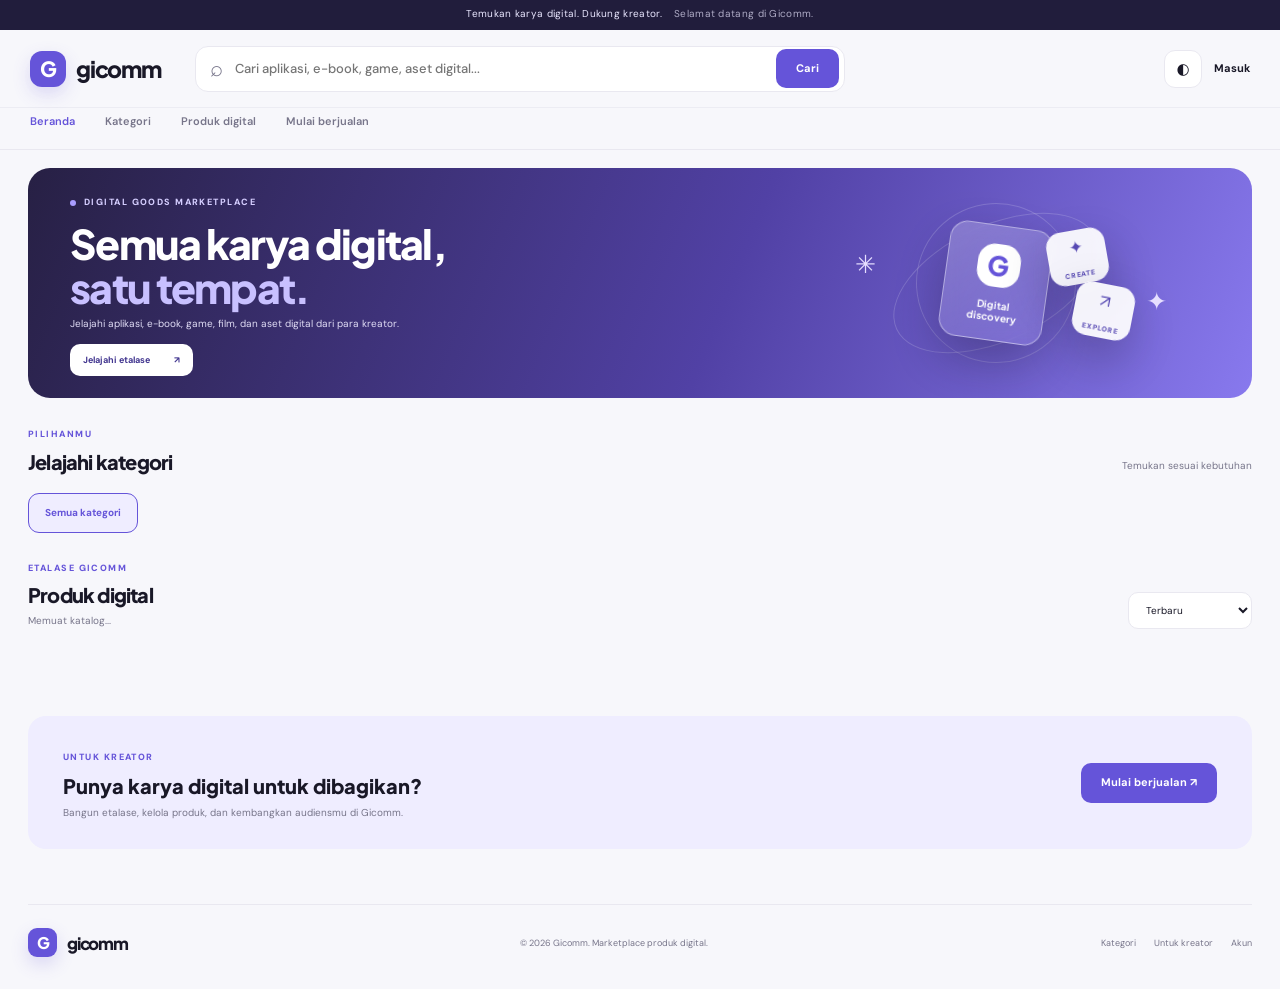
<file: index.html>
<!doctype html>
<html lang="id">
<head>
  <meta charset="utf-8">
  <meta name="viewport" content="width=device-width,initial-scale=1">
  <meta name="theme-color" content="#f7f7fb">
  <meta name="description" content="Gicomm — marketplace produk digital untuk aplikasi, e-book, game, film, dan aset kreatif.">
  <title>Gicomm — Marketplace Produk Digital</title>
  <link rel="preconnect" href="https://fonts.googleapis.com">
  <link rel="preconnect" href="https://fonts.gstatic.com" crossorigin>
  <link href="https://fonts.googleapis.com/css2?family=DM+Sans:wght@400;500;600;700;800&family=Plus+Jakarta+Sans:wght@600;700;800&display=swap" rel="stylesheet">
  <link href="css/style.css" rel="stylesheet">
</head>
<body class="storefront">
  <div class="market-topline">Temukan karya digital. Dukung kreator. <span>Selamat datang di Gicomm.</span></div>
  <header class="market-header">
    <a class="market-brand" href="index.html" aria-label="Gicomm beranda"><span class="market-brand-mark">G</span><span>gicomm</span></a>
    <button class="market-menu-toggle" id="marketMenuToggle" type="button" aria-controls="marketNavigation" aria-expanded="false" aria-label="Buka navigasi"><span></span><span></span></button>
    <form class="market-search" id="marketSearchForm" role="search" aria-label="Cari produk digital">
      <span aria-hidden="true">⌕</span>
      <input id="search" name="q" type="search" placeholder="Cari aplikasi, e-book, game, aset digital..." autocomplete="off" aria-label="Kata kunci produk">
      <button id="searchBtn" type="submit">Cari</button>
      <button class="market-search-clear" id="clearSearchInput" type="button" aria-label="Hapus kata kunci" hidden>×</button>
    </form>
    <div class="market-actions">
      <button class="market-icon-button theme-toggle" data-theme-toggle="true" type="button" aria-label="Ganti tema">◐</button>
      <a class="market-login" id="signInLink" href="login.html">Masuk</a>
      <a class="market-account" id="accountLink" href="dashboard.html" hidden>Akun</a>
      <a class="market-admin-link" id="adminLink" href="admin.html" hidden>Admin</a>
    </div>
  </header>
  <nav class="market-nav" id="marketNavigation" aria-label="Navigasi utama"><a class="active" href="#catalog">Beranda</a><a href="#categories">Kategori</a><a href="#catalog">Produk digital</a><a href="#creator">Mulai berjualan</a></nav>
  <main>
    <section class="market-hero" data-reveal>
      <div class="market-hero-copy" data-reveal><span class="market-kicker"><i></i> DIGITAL GOODS MARKETPLACE</span><h1>Semua karya digital,<br><em>satu tempat.</em></h1><p>Jelajahi aplikasi, e-book, game, film, dan aset digital dari para kreator.</p><a href="#catalog" class="market-hero-cta">Jelajahi etalase <span>↗</span></a></div>
      <div class="market-hero-art" aria-hidden="true"><div class="hero-orbit orbit-one"></div><div class="hero-orbit orbit-two"></div><div class="hero-tile tile-main"><span>G</span><b>Digital<br>discovery</b></div><div class="hero-tile tile-small tile-top">✦<small>CREATE</small></div><div class="hero-tile tile-small tile-bottom">↗<small>EXPLORE</small></div><div class="hero-spark spark-one">✳</div><div class="hero-spark spark-two">✦</div></div>
    </section>
    <section class="market-category-section" id="categories" data-reveal><div class="market-section-heading"><div><span class="market-kicker">PILIHANMU</span><h2>Jelajahi kategori</h2></div><span class="market-heading-note">Temukan sesuai kebutuhan</span></div><div class="market-category-list" id="categoryList"><button class="category-pill active" data-category="all">Semua kategori</button></div></section>
    <section class="market-catalog" id="catalog" data-reveal>
      <div class="market-section-heading catalog-heading"><div><span class="market-kicker">ETALASE GICOMM</span><h2>Produk digital</h2><p id="resultText" role="status" aria-live="polite" aria-atomic="true">Memuat katalog...</p></div><div class="catalog-controls"><label class="sr-only" for="sort">Urutkan produk</label><select id="sort"><option value="newest">Terbaru</option><option value="title">Nama A–Z</option><option value="price-low">Harga terendah</option><option value="price-high">Harga tertinggi</option></select></div></div>
      <div class="market-product-grid" id="productGrid" aria-live="polite" aria-relevant="additions text"></div>
      <div class="market-empty" id="emptyState" hidden><div class="empty-illustration" aria-hidden="true"><span>G</span><i>✦</i></div><span class="market-kicker">ETALASE BARU</span><h3>Ruang untuk karya digital berikutnya.</h3><p>Belum ada produk yang dipublikasikan. Produk yang lolos kurasi akan muncul di sini.</p><a href="login.html?mode=creator">Ingin menjadi kreator? Mulai di sini <span>↗</span></a></div>
      <div class="market-empty market-search-empty" id="searchEmpty" hidden><h3>Belum ada hasil yang cocok.</h3><p>Coba kata kunci atau kategori lain.</p><button id="clearSearch" type="button">Hapus pencarian</button></div>
    </section>
    <section class="market-creator" id="creator" data-reveal><div><span class="market-kicker">UNTUK KREATOR</span><h2>Punya karya digital untuk dibagikan?</h2><p>Bangun etalase, kelola produk, dan kembangkan audiensmu di Gicomm.</p></div><a href="login.html?mode=creator">Mulai berjualan <span>↗</span></a></section>
  </main>
  <footer class="market-footer"><a class="market-brand" href="index.html"><span class="market-brand-mark">G</span><span>gicomm</span></a><span>© 2026 Gicomm. Marketplace produk digital.</span><div><a href="#categories">Kategori</a><a href="#creator">Untuk kreator</a><a href="login.html">Akun</a></div></footer>
  <div class="market-toast" id="toast" role="status" aria-live="polite"></div>
  <div class="market-modal-wrap" id="productModal" hidden><div class="market-modal-backdrop" data-close-modal></div><section class="market-modal" role="dialog" aria-modal="true" aria-labelledby="modalTitle"><button class="market-modal-close" type="button" data-close-modal aria-label="Tutup">×</button><div class="market-modal-image" id="modalImage"></div><div class="market-modal-content"><span class="market-kicker" id="modalCategory"></span><h2 id="modalTitle"></h2><p id="modalDescription"></p><strong id="modalPrice"></strong><span id="modalSeller"></span><button id="modalSave" type="button">Simpan ke wishlist</button></div></section></div>
  <script type="module" src="js/pages/marketplace.js"></script>
</body>
</html>
</file>
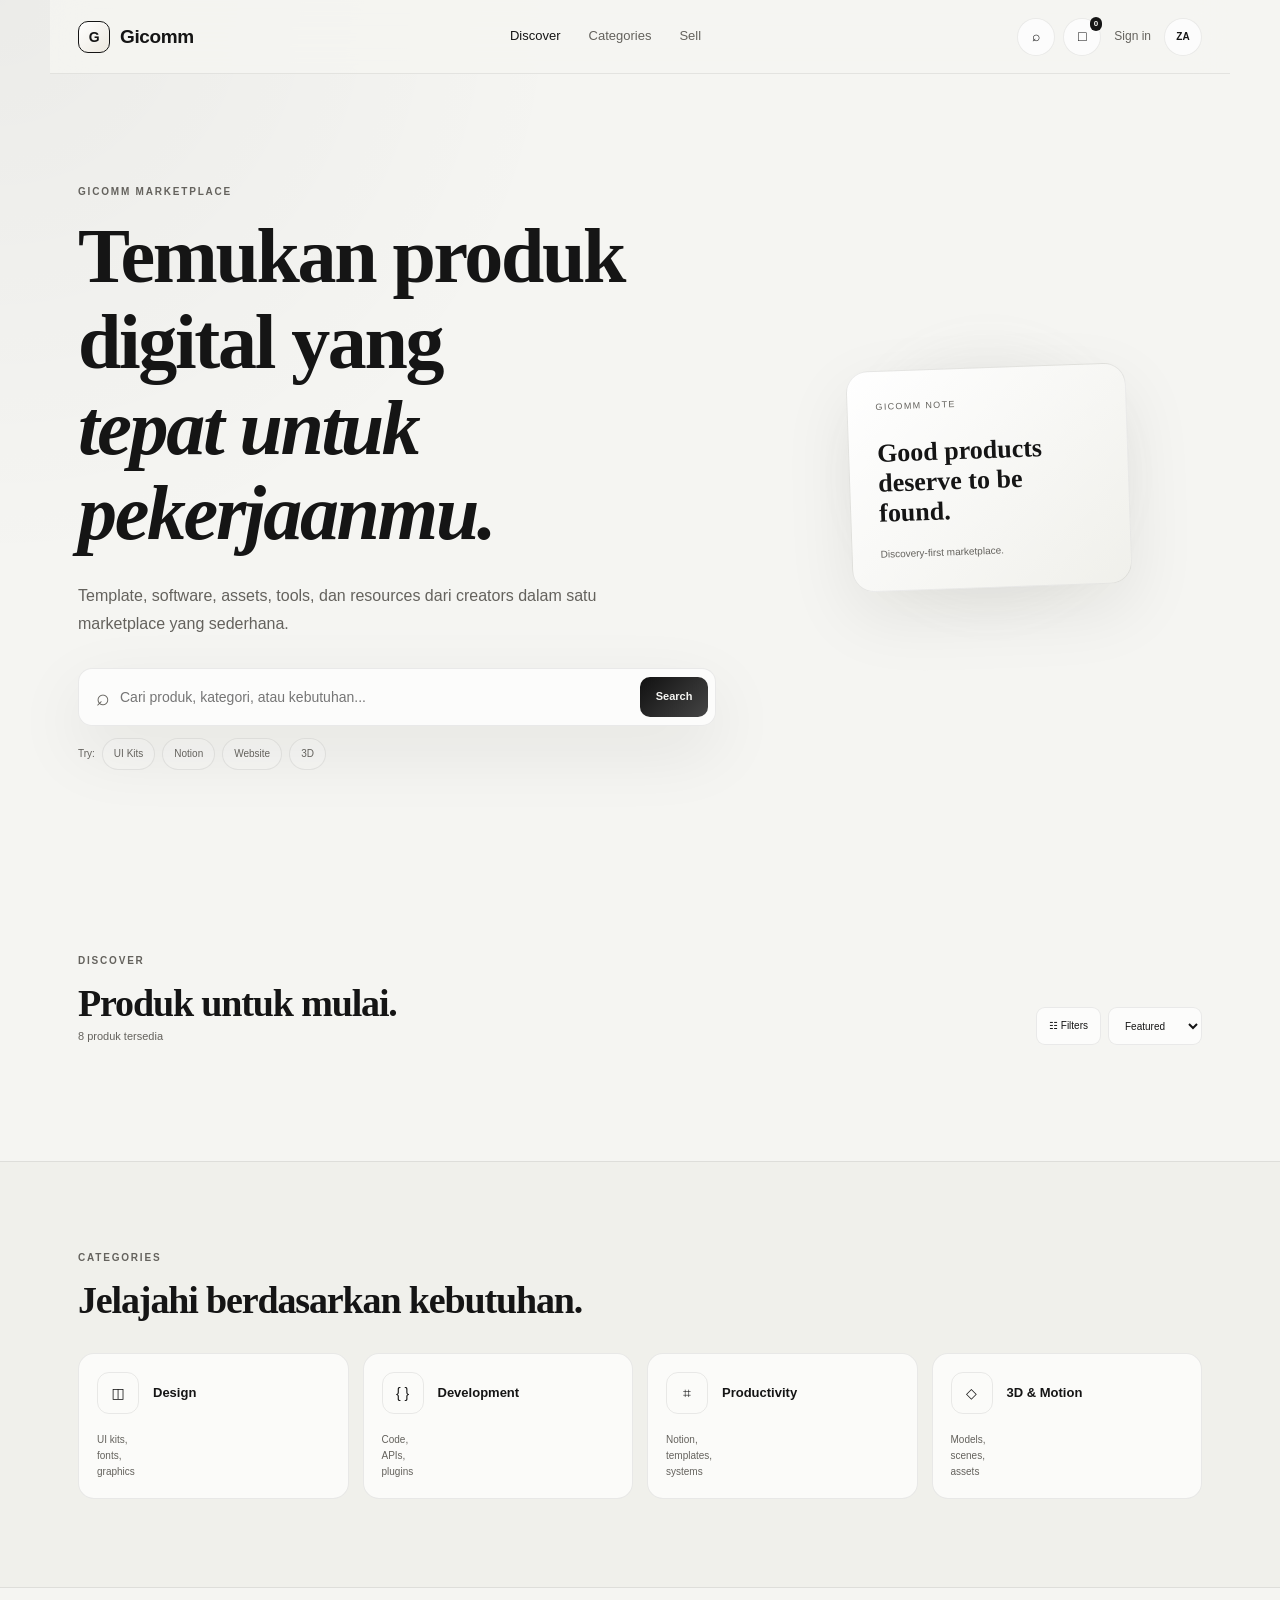
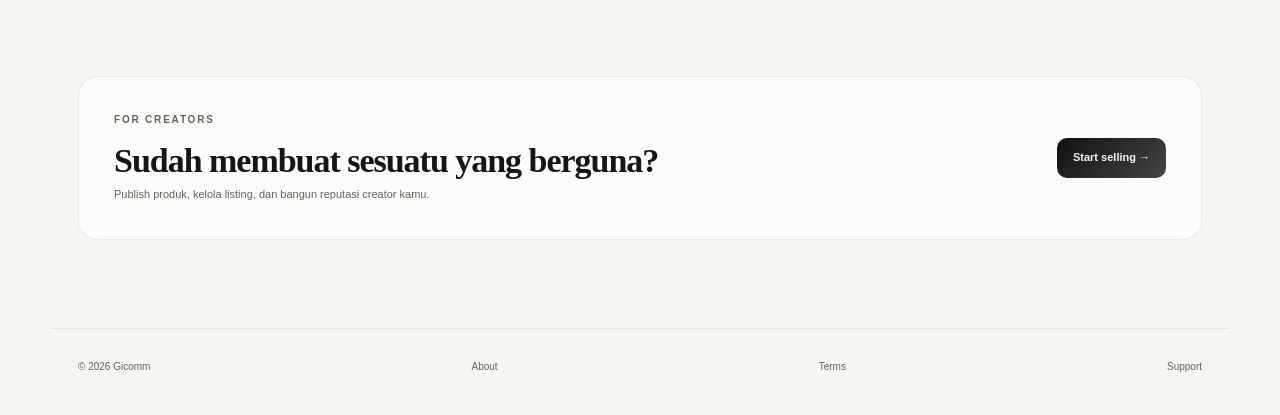
<file: pages/index.html>
<!DOCTYPE html>
<html lang="id">
 <head>
  <meta charset="utf-8"/>
  <meta content="width=device-width,initial-scale=1" name="viewport"/>
  <title>
   Gicomm &mdash; Digital Marketplace
  </title>
  <link href="https://fonts.googleapis.com" rel="preconnect"/>
  <link crossorigin="" href="https://fonts.gstatic.com" rel="preconnect"/>
  <link href="https://fonts.googleapis.com/css2?family=Inter:wght@400;500;600;700&amp;family=Montserrat:wght@700;800&amp;display=swap" rel="stylesheet"/>
  <link href="../css/style.css" rel="stylesheet"/>
 </head>
 <body>
  <header class="header">
   <a class="brand" href="index.html">
    <span class="brand-mark">
     G
    </span>
    Gicomm
   </a>
   <nav>
    <a class="active" href="#discover">
     Discover
    </a>
    <a href="#categories">
     Categories
    </a>
    <a href="#sell">
     Sell
    </a>
   </nav>
   <div class="actions">
    <button class="round" id="focusSearch">
     &telrec;
    </button>
    <button type="button" class="round cart" id="openCart" aria-label="Open cart">
     &square;
     <b id="cartCount">
      0
     </b>
    </button>
    <a class="signin" href="login.html">
     Sign in
    </a>
    <a class="avatar" href="dashboard.html">
     ZA
    </a>
   </div>
  </header>
  <main>
   <section class="hero">
    <div>
     <p class="eyebrow">
      GICOMM MARKETPLACE
     </p>
     <h1>
      Temukan produk digital yang
      <br/>
      <em>
       tepat untuk pekerjaanmu.
      </em>
     </h1>
     <p class="lead">
      Template, software, assets, tools, dan resources dari creators dalam satu marketplace yang sederhana.
     </p>
     <div class="searchbox">
      <span>
       &telrec;
      </span>
      <input id="search" placeholder="Cari produk, kategori, atau kebutuhan..."/>
      <button id="searchBtn">
       Search
      </button>
     </div>
     <div class="suggestions">
      <span>
       Try:
      </span>
      <button data-search="UI">
       UI Kits
      </button>
      <button data-search="Notion">
       Notion
      </button>
      <button data-search="website">
       Website
      </button>
      <button data-search="3D">
       3D
      </button>
     </div>
    </div>
    <div class="hero-side">
     <div class="hero-note">
      <small>
       GICOMM NOTE
      </small>
      <strong>
       Good products deserve to be found.
      </strong>
      <span>
       Discovery-first marketplace.
      </span>
     </div>
    </div>
   </section>
   <section class="section" id="discover">
    <div class="head">
     <div>
      <p class="eyebrow">
       DISCOVER
      </p>
      <h2>
       Produk untuk mulai.
      </h2>
      <p class="muted" id="resultText">
       8 produk tersedia
      </p>
     </div>
     <div class="toolbar">
      <button class="secondary" id="filterToggle">
       ☷ Filters
      </button>
      <select id="sort">
       <option value="featured">
        Featured
       </option>
       <option value="rating">
        Top rated
       </option>
       <option value="low">
        Price: low
       </option>
       <option value="high">
        Price: high
       </option>
       <option value="new">
        Newest
       </option>
      </select>
     </div>
    </div>
    <div class="filters" id="filters">
     <div>
      <label>
       Category
      </label>
      <div class="chips">
       <button class="selected" data-cat="All">
        All
       </button>
       <button data-cat="Design">
        Design
       </button>
       <button data-cat="Development">
        Development
       </button>
       <button data-cat="Productivity">
        Productivity
       </button>
       <button data-cat="3D">
        3D
       </button>
      </div>
     </div>
     <div>
      <label>
       Price
      </label>
      <div class="chips">
       <button class="selected" data-price="all">
        Any
       </button>
       <button data-price="free">
        Free
       </button>
       <button data-price="10">
        Under $10
       </button>
       <button data-price="20">
        Under $20
       </button>
      </div>
     </div>
     <div>
      <label>
       Format
      </label>
      <div class="chips">
       <button class="selected" data-format="all">
        Any
       </button>
       <button data-format="Figma">
        Figma
       </button>
       <button data-format="Notion">
        Notion
       </button>
       <button data-format="Code">
        Code
       </button>
       <button data-format="Blender">
        Blender
       </button>
      </div>
     </div>
    </div>
    <div class="grid" id="grid">
    </div>
    <div class="empty" hidden="" id="empty">
     <h3>
      Tidak ada yang cocok.
     </h3>
     <p>
      Coba longgarkan filter atau gunakan pencarian lain.
     </p>
     <button class="secondary" id="reset">
      Reset filters
     </button>
    </div>
   </section>
   <section class="section band" id="categories">
    <div class="head">
     <div>
      <p class="eyebrow">
       CATEGORIES
      </p>
      <h2>
       Jelajahi berdasarkan kebutuhan.
      </h2>
     </div>
    </div>
    <div class="cat-grid">
     <button data-category="Design">
      <span>
       ◫
      </span>
      <b>
       Design
      </b>
      <small>
       UI kits, fonts, graphics
      </small>
     </button>
     <button data-category="Development">
      <span>
       { }
      </span>
      <b>
       Development
      </b>
      <small>
       Code, APIs, plugins
      </small>
     </button>
     <button data-category="Productivity">
      <span>
       ⌗
      </span>
      <b>
       Productivity
      </b>
      <small>
       Notion, templates, systems
      </small>
     </button>
     <button data-category="3D">
      <span>
       ◇
      </span>
      <b>
       3D &amp; Motion
      </b>
      <small>
       Models, scenes, assets
      </small>
     </button>
    </div>
   </section>
   <section class="section" id="sell">
    <div class="sell">
     <div>
      <p class="eyebrow">
       FOR CREATORS
      </p>
      <h2>
       Sudah membuat sesuatu yang berguna?
      </h2>
      <p class="muted">
       Publish produk, kelola listing, dan bangun reputasi creator kamu.
      </p>
     </div>
     <a class="primary" href="login.html?mode=creator">
      Start selling &rarr;
     </a>
    </div>
   </section>
  </main>
  <footer class="footer">
   <span>
    &copy; 2026 Gicomm
   </span>
   <a href="#">
    About
   </a>
   <a href="#">
    Terms
   </a>
   <a href="#">
    Support
   </a>
  </footer>
  <div class="toast" id="toast">
  </div>
  <div class="backdrop" id="backdrop">
  </div>
  <aside class="drawer" id="drawer">
   <div class="drawer-head">
    <div>
     <p class="eyebrow">
      YOUR CART
     </p>
     <h3>
      Bag
     </h3>
    </div>
    <button type="button" class="close" id="closeCart" aria-label="Close cart">
     &times;
    </button>
   </div>
   <div class="cart-items" id="cartItems">
   </div>
   <div class="cart-foot">
    <div>
     <span>
      Total
     </span>
     <strong id="total">
      $0
     </strong>
    </div>
    <button class="primary wide" id="checkout">
     Continue to checkout
    </button>
   </div>
  </aside>
  <div class="modal-wrap" id="modalWrap">
   <div class="modal" id="modal">
   </div>
  </div>
  <script src="../js/pages/marketplace.js" type="module">
  </script>
 </body>
</html>
</file>
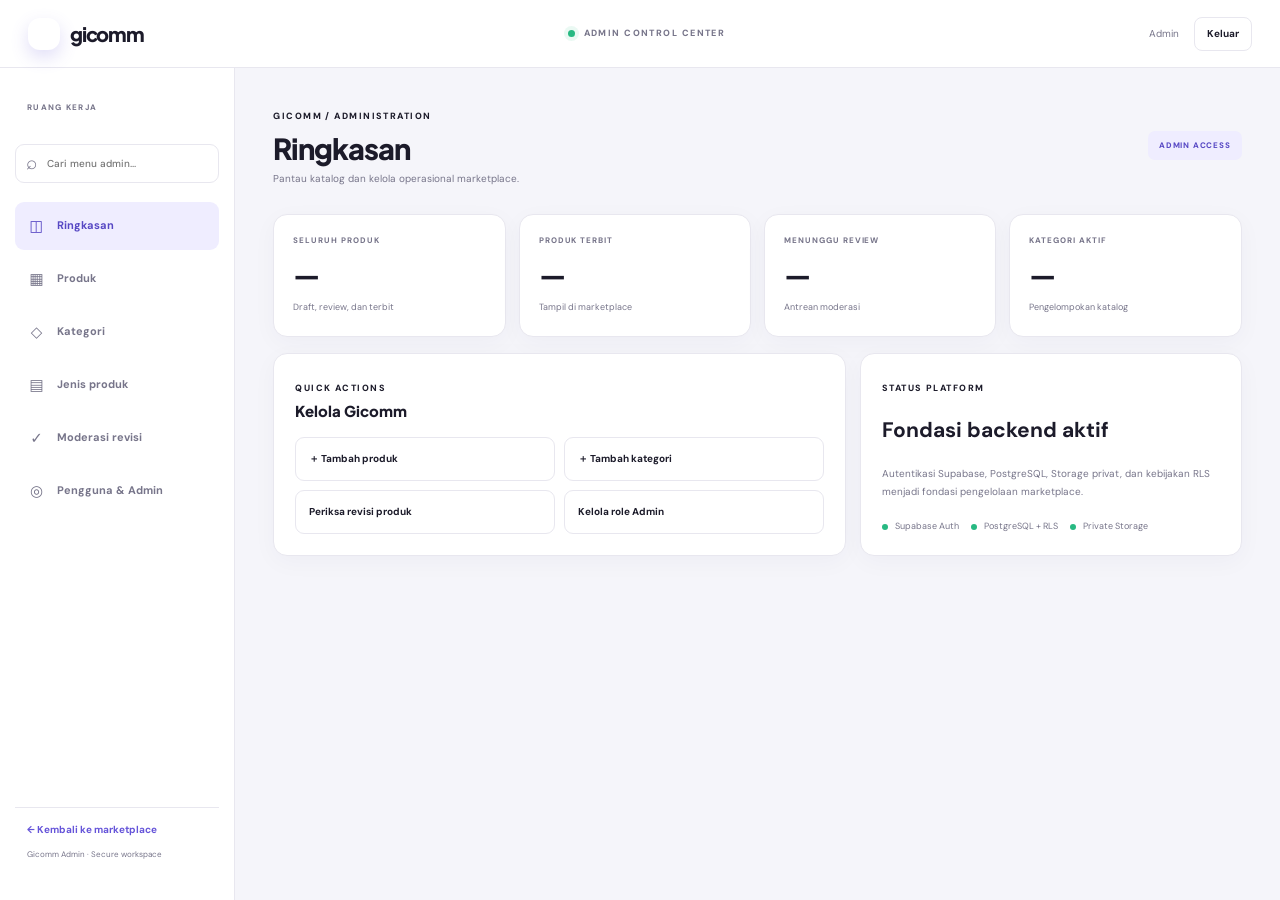
<file: admin.html>
<!doctype html>
<html lang="id">
<head>
  <meta charset="utf-8">
  <meta name="viewport" content="width=device-width,initial-scale=1">
  <meta name="theme-color" content="#f7f7fb">
  <title>Gicomm Admin Control Center</title>
  <link rel="preconnect" href="https://fonts.googleapis.com">
  <link rel="preconnect" href="https://fonts.gstatic.com" crossorigin>
  <link href="https://fonts.googleapis.com/css2?family=DM+Sans:wght@400;500;600;700;800&family=Plus+Jakarta+Sans:wght@600;700;800&display=swap" rel="stylesheet">
  <link href="css/style.css" rel="stylesheet">
</head>
<body class="admin-shell">
  <header class="admin-topbar">
    <a class="market-brand" href="index.html"><span class="market-brand-mark">G</span><span>gicomm</span></a>
    <div class="admin-topbar-center"><span class="admin-live-dot"></span> ADMIN CONTROL CENTER</div>
    <div class="admin-topbar-user"><span id="adminEmail">Admin</span><button id="adminLogout" type="button">Keluar</button></div>
  </header>
  <div class="admin-layout">
    <aside class="admin-sidebar">
      <div class="admin-side-label">RUANG KERJA</div>
      <label class="admin-nav-search" for="adminNavSearch"><span aria-hidden="true">⌕</span><input id="adminNavSearch" type="search" placeholder="Cari menu admin..." autocomplete="off"></label>
      <p class="admin-nav-empty" id="adminNavEmpty" hidden>Menu tidak ditemukan.</p>
      <button class="admin-nav-item active" data-panel="overview"><span>◫</span> Ringkasan</button>
      <button class="admin-nav-item" data-panel="products"><span>▦</span> Produk</button>
      <button class="admin-nav-item" data-panel="categories"><span>◇</span> Kategori</button>
      <button class="admin-nav-item" data-panel="types"><span>▤</span> Jenis produk</button>
      <button class="admin-nav-item" data-panel="reviews"><span>✓</span> Moderasi revisi</button>
      <button class="admin-nav-item" data-panel="users"><span>◎</span> Pengguna & Admin</button>
      <div class="admin-sidebar-bottom"><a href="index.html">← Kembali ke marketplace</a><small>Gicomm Admin · Secure workspace</small></div>
    </aside>

    <main class="admin-main">
      <div class="admin-page-heading" data-reveal><div><span class="market-kicker">GICOMM / ADMINISTRATION</span><h1 id="adminPageTitle">Ringkasan</h1><p id="adminPageSubtitle">Pantau katalog dan kelola operasional marketplace.</p></div><span class="admin-role-pill">ADMIN ACCESS</span></div>
      <div id="adminNotice" class="admin-notice" role="status" aria-live="polite" hidden></div>

      <section class="admin-panel active" id="panel-overview" data-reveal>
        <div class="admin-stat-grid">
          <article><span>SELURUH PRODUK</span><strong id="statProducts">—</strong><small>Draft, review, dan terbit</small></article>
          <article><span>PRODUK TERBIT</span><strong id="statPublished">—</strong><small>Tampil di marketplace</small></article>
          <article><span>MENUNGGU REVIEW</span><strong id="statPending">—</strong><small>Antrean moderasi</small></article>
          <article><span>KATEGORI AKTIF</span><strong id="statCategories">—</strong><small>Pengelompokan katalog</small></article>
        </div>
        <div class="admin-overview-grid">
          <article class="admin-card"><div class="admin-card-heading"><div><span class="market-kicker">QUICK ACTIONS</span><h2>Kelola Gicomm</h2></div></div><div class="admin-quick-actions"><button data-go="products">＋ Tambah produk</button><button data-go="categories">＋ Tambah kategori</button><button data-go="reviews">Periksa revisi produk</button><button data-go="users">Kelola role Admin</button></div></article>
          <article class="admin-card"><span class="market-kicker">STATUS PLATFORM</span><h2>Fondasi backend aktif</h2><p>Autentikasi Supabase, PostgreSQL, Storage privat, dan kebijakan RLS menjadi fondasi pengelolaan marketplace.</p><div class="admin-platform-status"><span><i></i> Supabase Auth</span><span><i></i> PostgreSQL + RLS</span><span><i></i> Private Storage</span></div></article>
        </div>
      </section>

      <section class="admin-panel" id="panel-products">
        <div class="admin-section-toolbar"><div><h2>Manajemen produk</h2><p>Buat, edit, publikasikan, dan arsipkan produk digital.</p></div><button class="admin-primary" id="newProduct">＋ Produk baru</button></div>
        <form id="productForm" class="admin-card admin-form" hidden>
          <div class="admin-card-heading"><div><span class="market-kicker">PRODUCT EDITOR</span><h2 id="productFormTitle">Tambah produk</h2></div><button class="admin-quiet" type="button" id="cancelProduct">Tutup</button></div>
          <input id="productId" type="hidden">
          <div class="admin-form-grid">
            <label>Nama produk<input id="productTitle" required minlength="3" maxlength="160" placeholder="Contoh: Paket ikon minimalis"></label>
            <label>Slug<input id="productSlug" required pattern="[a-z0-9]+(-[a-z0-9]+)*" placeholder="paket-ikon-minimalis"></label>
            <label>Jenis produk<select id="productType" required></select></label>
            <label>Kategori<select id="productCategory" required></select></label>
            <label>Harga (IDR)<input id="productPrice" type="number" min="0" step="1" value="0" required></label>
            <label>Status<select id="productStatus"><option value="draft">Draft</option><option value="published">Terbitkan</option><option value="archived">Arsipkan</option></select></label>
            <label class="admin-span-2">Deskripsi<textarea id="productDescription" rows="3" maxlength="10000" placeholder="Jelaskan isi, manfaat, dan format produk..."></textarea></label>
            <label>Gambar sampul <small>JPG, PNG, WebP, AVIF · Maks. 10 MB</small><input id="productCover" type="file" accept="image/jpeg,image/png,image/webp,image/avif"></label>
            <label>File digital utama <small>Format sesuai kebijakan Storage · Maks. 500 MB</small><input id="productFile" type="file" accept=".pdf,.epub,.zip,.7z,.mp4,.mp3,.apk,.exe"></label>
          </div>
          <div class="admin-form-actions"><button class="admin-primary" type="submit" id="saveProduct">Simpan produk</button><span id="productFormHint">Produk akan disimpan ke database Gicomm.</span></div>
        </form>
        <div class="admin-card"><div class="admin-table-heading"><div><h2>Daftar produk</h2><small id="productResultCount" class="admin-filter-caption">Semua status produk</small></div><div class="admin-filter-controls"><input id="productFilter" type="search" placeholder="Cari nama, kreator, kategori..." aria-label="Cari produk"><select id="productStatusFilter" aria-label="Filter status produk"><option value="all">Semua status</option><option value="draft">Draft</option><option value="pending_review">Menunggu review</option><option value="published">Terbit</option><option value="archived">Arsip</option></select></div></div><div class="admin-table-wrap"><table class="admin-table"><thead><tr><th>Produk</th><th>Kategori</th><th>Harga</th><th>Status</th><th>Aksi</th></tr></thead><tbody id="productRows"><tr><td colspan="5">Memuat produk...</td></tr></tbody></table></div></div>
      </section>

      <section class="admin-panel" id="panel-categories">
        <div class="admin-section-toolbar"><div><h2>Kategori</h2><p>Atur kategori yang tampil pada marketplace.</p></div></div>
        <form id="categoryForm" class="admin-card admin-inline-form"><label>Nama kategori<input id="categoryName" required minlength="2" maxlength="80" placeholder="Nama kategori"></label><label>Deskripsi<input id="categoryDescription" maxlength="300" placeholder="Deskripsi singkat"></label><button class="admin-primary" type="submit">Tambah kategori</button></form>
        <div class="admin-card"><div class="admin-table-heading"><h2>Daftar kategori</h2><input id="categoryFilter" type="search" placeholder="Cari kategori..." aria-label="Cari kategori"></div><div class="admin-table-wrap"><table class="admin-table"><thead><tr><th>Nama</th><th>Slug</th><th>Status</th><th>Aksi</th></tr></thead><tbody id="categoryRows"></tbody></table></div></div>
      </section>

      <section class="admin-panel" id="panel-types">
        <div class="admin-section-toolbar"><div><h2>Jenis produk</h2><p>Kelola format utama produk digital dan hubungannya dengan kategori.</p></div></div>
        <form id="typeForm" class="admin-card admin-inline-form"><label>Nama jenis<input id="typeName" required minlength="2" maxlength="80" placeholder="Contoh: Template"></label><label>Deskripsi<input id="typeDescription" maxlength="300" placeholder="Deskripsi singkat"></label><button class="admin-primary" type="submit">Tambah jenis</button></form>
        <div class="admin-card"><div class="admin-table-heading"><h2>Pemetaan jenis ↔ kategori</h2><input id="mappingFilter" type="search" placeholder="Cari pemetaan..." aria-label="Cari pemetaan"></div><form id="mappingForm" class="admin-inline-form"><label>Jenis produk<select id="mappingType"></select></label><label>Kategori<select id="mappingCategory"></select></label><button class="admin-primary" type="submit">Hubungkan</button></form><div class="admin-table-wrap"><table class="admin-table"><thead><tr><th>Jenis</th><th>Kategori</th><th>Aksi</th></tr></thead><tbody id="mappingRows"></tbody></table></div></div>
        <div class="admin-card"><div class="admin-table-heading"><h2>Daftar jenis produk</h2><input id="typeFilter" type="search" placeholder="Cari jenis produk..." aria-label="Cari jenis produk"></div><div class="admin-table-wrap"><table class="admin-table"><thead><tr><th>Jenis produk</th><th>Slug</th><th>Status</th><th>Aksi</th></tr></thead><tbody id="typeRows"></tbody></table></div></div>
      </section>

      <section class="admin-panel" id="panel-reviews">
        <div class="admin-section-toolbar"><div><h2>Moderasi revisi</h2><p>Periksa usulan perubahan produk dari kreator.</p></div><div class="admin-filter-controls"><input id="reviewFilter" type="search" placeholder="Cari produk atau kreator..." aria-label="Cari antrean moderasi"><button class="admin-secondary" id="refreshReviews">Muat ulang</button></div></div>
        <div class="admin-card"><div class="admin-table-wrap"><table class="admin-table"><thead><tr><th>Produk / Usulan</th><th>Kreator</th><th>Perubahan</th><th>Catatan review</th><th>Keputusan</th></tr></thead><tbody id="reviewRows"></tbody></table></div></div>
      </section>

      <section class="admin-panel" id="panel-users">
        <div class="admin-section-toolbar"><div><h2>Pengguna & Admin</h2><p>Atur akses Admin berdasarkan role tepercaya di Supabase Auth.</p></div><div class="admin-filter-controls"><input id="userFilter" type="search" placeholder="Cari email atau ID pengguna..." aria-label="Cari pengguna"><button class="admin-secondary" id="refreshUsers">Muat ulang</button></div></div>
        <div class="admin-security-note"><strong>Kontrol keamanan:</strong> perubahan role hanya dilakukan melalui Edge Function server-side. Role tidak dapat diubah dari form profil atau user_metadata.</div>
        <div class="admin-card"><div class="admin-table-wrap"><table class="admin-table"><thead><tr><th>Akun</th><th>Terdaftar</th><th>Login terakhir</th><th>Role</th><th>Aksi</th></tr></thead><tbody id="userRows"><tr><td colspan="5">Memuat pengguna...</td></tr></tbody></table></div></div>
      </section>
    </main>
  </div>
  <div class="admin-toast" id="adminToast" role="status" aria-live="polite"></div>
  <script type="module" src="js/pages/admin.js"></script>
</body>
</html>
</file>
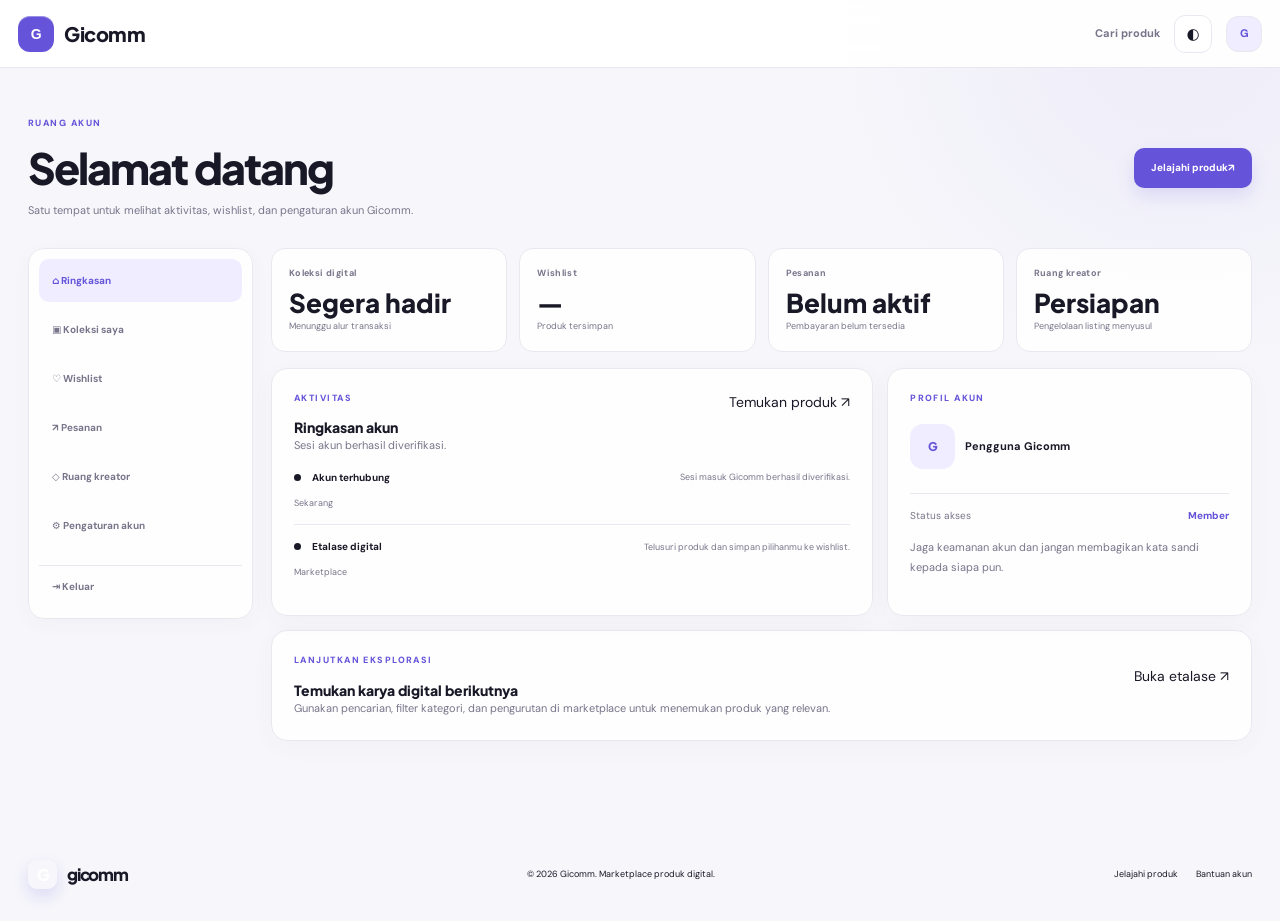
<file: dashboard.html>
<!doctype html>
<html lang="id">
<head>
  <meta charset="utf-8">
  <meta name="viewport" content="width=device-width,initial-scale=1">
  <meta name="theme-color" content="#f7f7fb">
  <meta name="description" content="Ruang akun Gicomm untuk mengelola koleksi, wishlist, pesanan, dan profil.">
  <title>Akun Saya — Gicomm</title>
  <link rel="preconnect" href="https://fonts.googleapis.com">
  <link rel="preconnect" href="https://fonts.gstatic.com" crossorigin>
  <link href="https://fonts.googleapis.com/css2?family=DM+Sans:wght@400;500;600;700;800&family=Plus+Jakarta+Sans:wght@600;700;800&display=swap" rel="stylesheet">
  <link href="css/style.css" rel="stylesheet">
</head>
<body class="account-dashboard">
  <header class="dash-header">
    <a class="brand" href="index.html" aria-label="Gicomm beranda"><span class="brand-mark">G</span>Gicomm</a>
    <nav class="dashboard-top-links" aria-label="Navigasi akun">
      <a href="index.html#catalog">Cari produk</a>
      <a id="dashboardAdminLink" href="admin.html" hidden>Admin workspace</a>
      <button class="round theme-toggle" id="theme" data-theme-toggle="true" type="button" aria-label="Ganti ke tema gelap">◐</button>
      <span class="avatar" id="dashboardAvatar" aria-label="Inisial akun">G</span>
    </nav>
  </header>

  <main class="dash-page">
    <div class="dash-title" data-reveal>
      <div>
        <p class="eyebrow">RUANG AKUN</p>
        <h1>Selamat datang<span id="accountWelcome"></span></h1>
        <p class="muted">Satu tempat untuk melihat aktivitas, wishlist, dan pengaturan akun Gicomm.</p>
      </div>
      <a class="primary" href="index.html#catalog">Jelajahi produk <span aria-hidden="true">↗</span></a>
    </div>

    <div class="dash-layout" data-reveal>
      <aside class="dash-nav" aria-label="Menu ruang akun">
        <button class="active" type="button" data-tab="Overview" aria-current="page">⌂ Ringkasan</button>
        <button type="button" data-tab="My Library">▣ Koleksi saya</button>
        <button type="button" data-tab="Saved">♡ Wishlist</button>
        <button type="button" data-tab="Orders">↗ Pesanan</button>
        <button type="button" data-tab="Selling">◇ Ruang kreator</button>
        <button type="button" data-tab="Settings">⚙ Pengaturan akun</button>
        <button type="button" id="logout">⇥ Keluar</button>
      </aside>

      <section class="dash-content" data-reveal>
        <div class="stats" aria-label="Ringkasan fitur akun">
          <div><small>Koleksi digital</small><strong>Segera hadir</strong><span>Menunggu alur transaksi</span></div>
          <div><small>Wishlist</small><strong id="dashboardSavedCount">—</strong><span id="dashboardSavedCaption">Produk tersimpan</span></div>
          <div><small>Pesanan</small><strong>Belum aktif</strong><span>Pembayaran belum tersedia</span></div>
          <div><small>Ruang kreator</small><strong>Persiapan</strong><span>Pengelolaan listing menyusul</span></div>
        </div>

        <div class="dash-cols">
          <section class="panel">
            <div class="panel-head">
              <div><p class="eyebrow">AKTIVITAS</p><h3 id="tabTitle">Ringkasan akun</h3><p class="muted" id="tabSub">Sesi akun berhasil diverifikasi.</p></div>
              <a href="index.html#catalog">Temukan produk ↗</a>
            </div>
            <div class="activities" aria-live="polite">
              <div><i></i><b>Akun terhubung</b><span>Sesi masuk Gicomm berhasil diverifikasi.</span><time>Sekarang</time></div>
              <div><i></i><b>Etalase digital</b><span>Telusuri produk dan simpan pilihanmu ke wishlist.</span><time>Marketplace</time></div>
            </div>
          </section>

          <aside class="panel">
            <p class="eyebrow">PROFIL AKUN</p>
            <div class="profile">
              <div class="big-avatar" id="profileAvatar">G</div>
              <div><b><span id="profileDisplayName">Pengguna Gicomm</span></b><small><span id="profileEmail"></span></small></div>
            </div>
            <div class="profile-role-line"><span>Status akses</span><strong id="dashboardRole">Member</strong></div>
            <p class="muted profile-note">Jaga keamanan akun dan jangan membagikan kata sandi kepada siapa pun.</p>
          </aside>
        </div>

        <section class="panel dashboard-discovery-panel">
          <div class="panel-head">
            <div><p class="eyebrow">LANJUTKAN EKSPLORASI</p><h3>Temukan karya digital berikutnya</h3></div>
            <a href="index.html#catalog">Buka etalase ↗</a>
          </div>
          <p class="muted">Gunakan pencarian, filter kategori, dan pengurutan di marketplace untuk menemukan produk yang relevan.</p>
        </section>
      </section>
    </div>
  </main>
  <footer class="market-footer dashboard-footer">
    <a class="market-brand" href="index.html"><span class="market-brand-mark">G</span><span>gicomm</span></a>
    <span>© 2026 Gicomm. Marketplace produk digital.</span>
    <div><a href="index.html#catalog">Jelajahi produk</a><a href="login.html">Bantuan akun</a></div>
  </footer>
  <script type="module" src="js/pages/dashboard.js"></script>
</body>
</html>
</file>
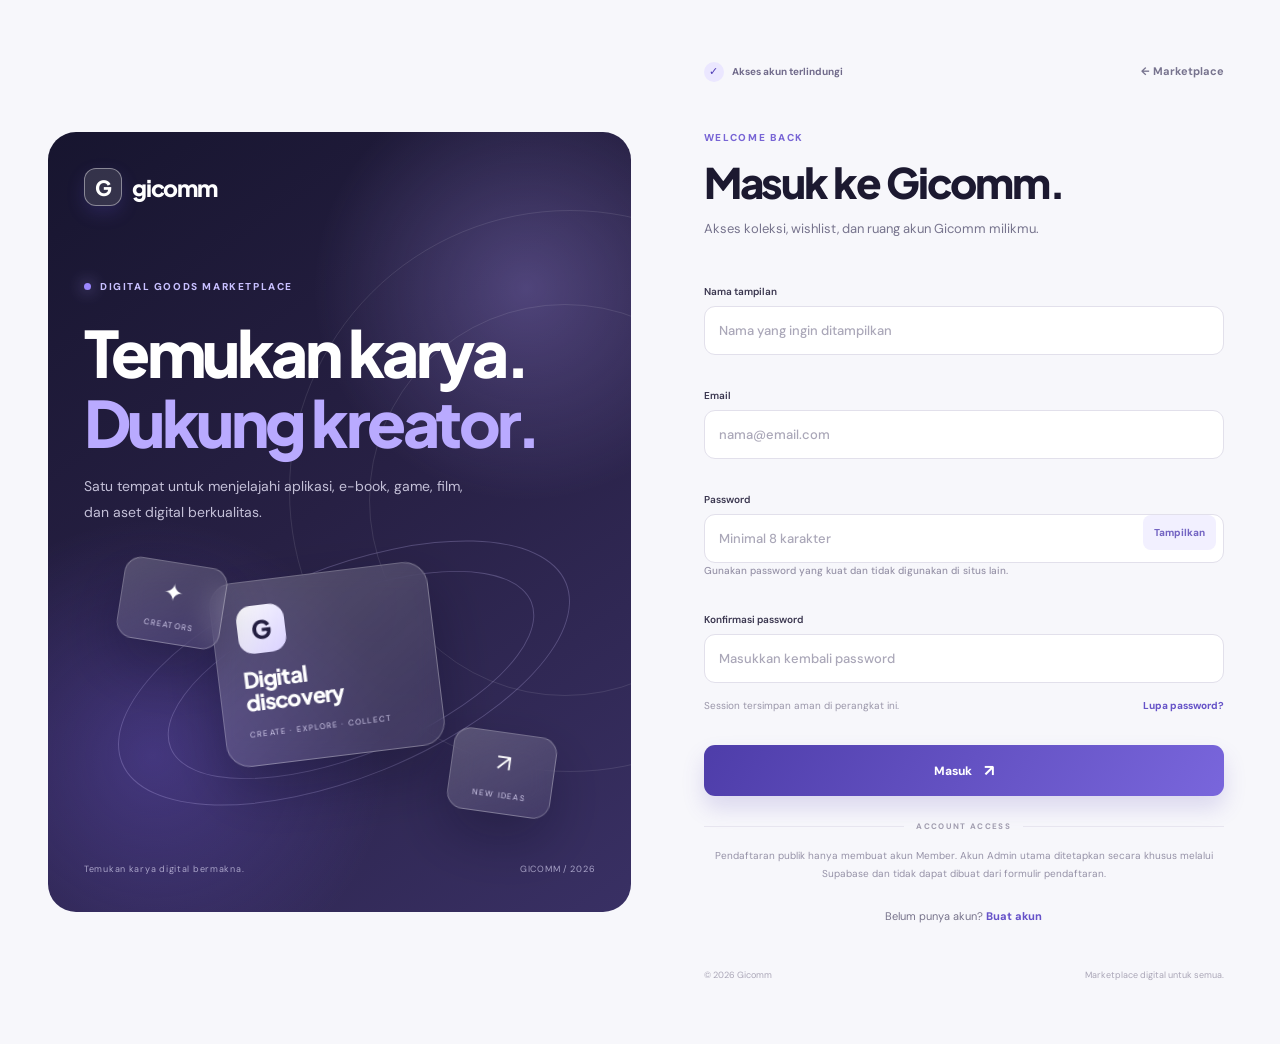
<file: login.html>
<!doctype html>
<html lang="id">
<head>
  <meta charset="utf-8">
  <meta name="viewport" content="width=device-width,initial-scale=1">
  <meta name="theme-color" content="#f7f7fb">
  <meta name="description" content="Masuk atau buat akun Gicomm untuk menjelajahi produk digital, menyimpan produk, dan mengelola ruang kreator.">
  <title>Masuk / Daftar — Gicomm</title>
  <link rel="preconnect" href="https://fonts.googleapis.com">
  <link rel="preconnect" href="https://fonts.gstatic.com" crossorigin>
  <link href="https://fonts.googleapis.com/css2?family=DM+Sans:wght@400;500;600;700;800&family=Plus+Jakarta+Sans:wght@600;700;800&display=swap" rel="stylesheet">
  <link href="css/style.css" rel="stylesheet">
</head>
<body class="auth">
  <main class="auth-page">
    <section class="auth-visual" aria-label="Tentang Gicomm">
      <a class="market-brand auth-brand" href="index.html" aria-label="Gicomm beranda">
        <span class="market-brand-mark">G</span><span>gicomm</span>
      </a>
      <div class="auth-visual-copy" data-reveal>
        <span class="auth-visual-kicker"><i></i> DIGITAL GOODS MARKETPLACE</span>
        <h2>Temukan karya.<br><em>Dukung kreator.</em></h2>
        <p>Satu tempat untuk menjelajahi aplikasi, e-book, game, film, dan aset digital berkualitas.</p>
      </div>
      <div class="auth-visual-art" aria-hidden="true">
        <div class="auth-art-orbit auth-art-orbit-a"></div>
        <div class="auth-art-orbit auth-art-orbit-b"></div>
        <div class="auth-art-card auth-art-card-main"><span>G</span><b>Digital<br>discovery</b><small>CREATE · EXPLORE · COLLECT</small></div>
        <div class="auth-art-card auth-art-card-float auth-art-card-one">✦<small>CREATORS</small></div>
        <div class="auth-art-card auth-art-card-float auth-art-card-two">↗<small>NEW IDEAS</small></div>
      </div>
      <div class="auth-visual-foot"><span>Temukan karya digital bermakna.</span><span>GICOMM / 2026</span></div>
    </section>

    <section class="auth-main" data-reveal>
      <div class="auth-card">
        <div class="auth-card-top">
          <span class="auth-secure"><span>✓</span> Akses akun terlindungi</span>
          <a href="index.html">← Marketplace</a>
        </div>
        <div class="auth-heading">
          <p class="eyebrow">WELCOME BACK</p>
          <h1>Masuk ke Gicomm.</h1>
          <p class="muted">Akses koleksi, wishlist, dan ruang akun Gicomm milikmu.</p>
        </div>
        <p id="authMessage" class="auth-message" role="status" aria-live="polite" hidden></p>

        <form id="loginForm" class="auth-form">
          <label id="displayNameField" class="auth-field" hidden>
            <span>Nama tampilan</span>
            <input id="displayName" autocomplete="name" maxlength="80" placeholder="Nama yang ingin ditampilkan" type="text">
          </label>

          <label id="emailField" class="auth-field">
            <span>Email</span>
            <input id="email" autocomplete="email" inputmode="email" placeholder="nama@email.com" required type="email">
          </label>

          <label id="passwordField" class="auth-field">
            <span id="passwordLabel">Password</span>
            <div class="auth-password-control">
              <input id="password" autocomplete="current-password" minlength="8" placeholder="Minimal 8 karakter" required type="password">
              <button id="togglePassword" class="auth-password-toggle" type="button" aria-label="Tampilkan password" aria-pressed="false">Tampilkan</button>
            </div>
            <small class="auth-field-hint" id="passwordHint">Gunakan password yang kuat dan tidak digunakan di situs lain.</small>
          </label>

          <label id="confirmPasswordField" class="auth-field" hidden>
            <span id="confirmPasswordLabel">Konfirmasi password</span>
            <input id="confirmPassword" autocomplete="new-password" minlength="8" placeholder="Masukkan kembali password" type="password">
          </label>

          <div class="auth-row">
            <span class="auth-session-note">Session tersimpan aman di perangkat ini.</span>
            <a href="#" id="forgot">Lupa password?</a>
          </div>

          <button class="auth-submit" type="submit">Masuk <span>↗</span></button>
        </form>

        <div class="auth-divider"><span></span><small>ACCOUNT ACCESS</small><span></span></div>
        <p class="auth-note">Pendaftaran publik hanya membuat akun Member. Akun Admin utama ditetapkan secara khusus melalui Supabase dan tidak dapat dibuat dari formulir pendaftaran.</p>
        <p class="auth-bottom"><span id="authBottomLabel">Belum punya akun?</span> <a href="#" id="signup">Buat akun</a></p>
      </div>
      <footer class="auth-footer"><span>© 2026 Gicomm</span><span>Marketplace digital untuk semua.</span></footer>
    </section>
  </main>
  <script type="module" src="js/pages/auth.js"></script>
</body>
</html>
</file>
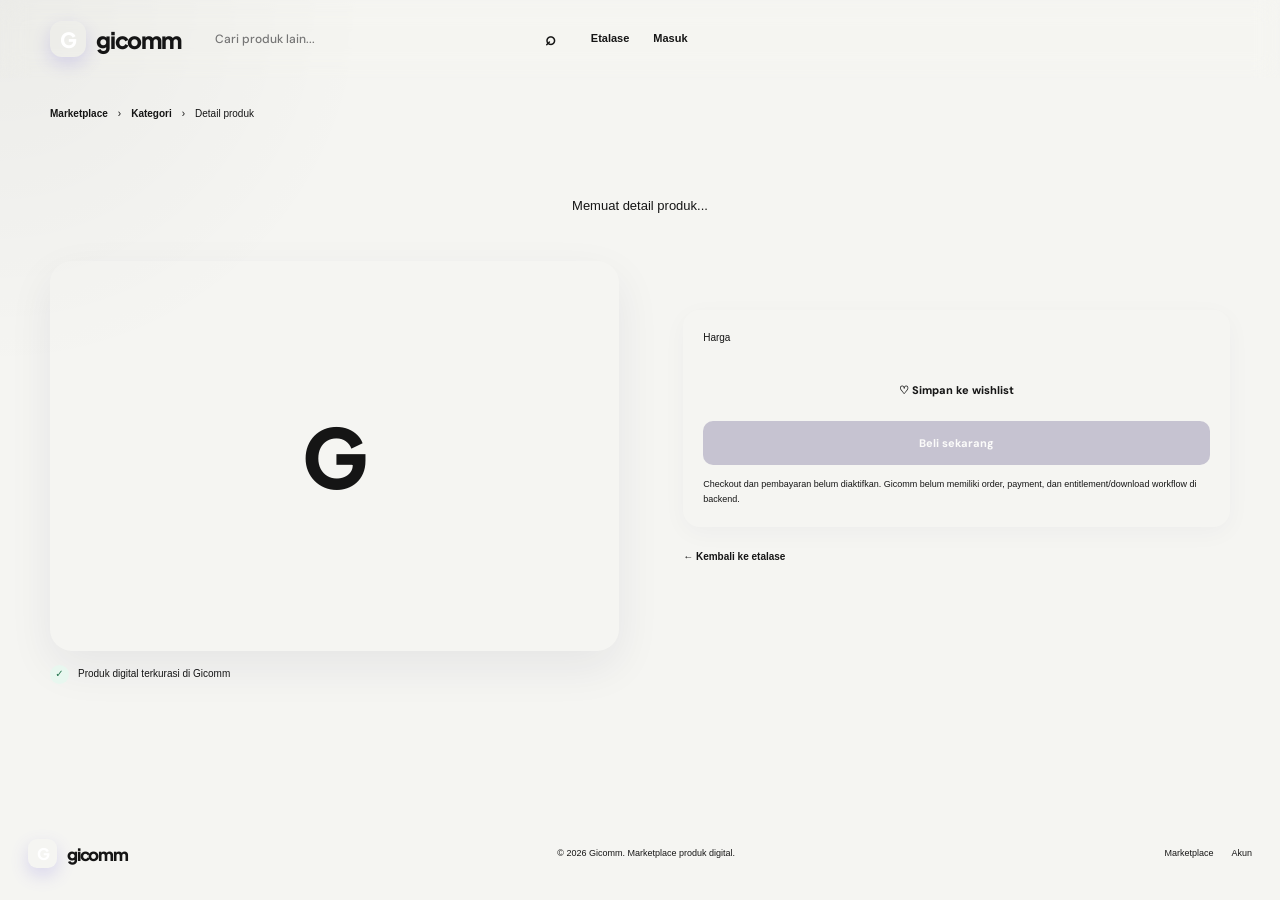
<file: product.html>
<!doctype html>
<html lang="id">
<head>
  <meta charset="utf-8">
  <meta name="viewport" content="width=device-width,initial-scale=1">
  <meta name="theme-color" content="#f7f7fb">
  <meta name="description" content="Detail produk digital di Gicomm.">
  <title>Detail Produk — Gicomm</title>
  <link rel="preconnect" href="https://fonts.googleapis.com">
  <link rel="preconnect" href="https://fonts.gstatic.com" crossorigin>
  <link href="https://fonts.googleapis.com/css2?family=DM+Sans:wght@400;500;600;700;800&family=Plus+Jakarta+Sans:wght@600;700;800&display=swap" rel="stylesheet">
  <link href="css/style.css" rel="stylesheet">
</head>
<body class="product-detail-page">
  <header class="market-header">
    <a class="market-brand" href="index.html"><span class="market-brand-mark">G</span><span>gicomm</span></a>
    <form class="product-header-search" id="productSearchForm" role="search" aria-label="Cari produk digital">
      <input id="productSearchInput" type="search" name="q" placeholder="Cari produk lain..." aria-label="Cari produk lain">
      <button type="submit" aria-label="Cari">⌕</button>
    </form>
    <div class="product-header-links">
      <a href="index.html#catalog">Etalase</a>
      <a id="productSignIn" href="login.html">Masuk</a>
      <a id="productAccount" href="dashboard.html" hidden>Akun</a>
      <a id="productAdmin" href="admin.html" hidden>Admin</a>
    </div>
  </header>
  <main class="product-detail-wrap">
    <nav class="product-breadcrumb" aria-label="Breadcrumb"><a href="index.html">Marketplace</a><span>›</span><a href="index.html#categories">Kategori</a><span>›</span><span>Detail produk</span></nav>
    <div id="productStatus" class="product-state" role="status" aria-live="polite">Memuat detail produk...</div>
    <article id="productDetail" class="product-detail-layout" data-reveal hidden>
      <div class="product-detail-visual"><div id="productCover" class="product-detail-cover"><span>G</span></div><div class="product-safe-note"><span>✓</span> Produk digital terkurasi di Gicomm</div></div>
      <section class="product-detail-info">
        <div class="product-detail-tags"><span id="productType"></span><span id="productCategory"></span></div>
        <h1 id="productTitle"></h1>
        <p id="productSeller" class="product-detail-seller"></p>
        <p id="productDescription" class="product-detail-description"></p>
        <div class="product-detail-purchase">
          <div><small>Harga</small><strong id="productPrice"></strong></div>
          <button id="saveProduct" type="button" class="product-save-button">♡ Simpan ke wishlist</button>
          <button type="button" class="product-buy-button" disabled>Beli sekarang</button>
          <p class="product-checkout-note">Checkout dan pembayaran belum diaktifkan. Gicomm belum memiliki order, payment, dan entitlement/download workflow di backend.</p>
        </div>
        <a class="product-back-link" href="index.html">← Kembali ke etalase</a>
      </section>
    </article>
  </main>
  <footer class="market-footer"><a class="market-brand" href="index.html"><span class="market-brand-mark">G</span><span>gicomm</span></a><span>© 2026 Gicomm. Marketplace produk digital.</span><div><a href="index.html">Marketplace</a><a href="login.html">Akun</a></div></footer>
  <script type="module" src="js/pages/product.js"></script>
</body>
</html>
</file>
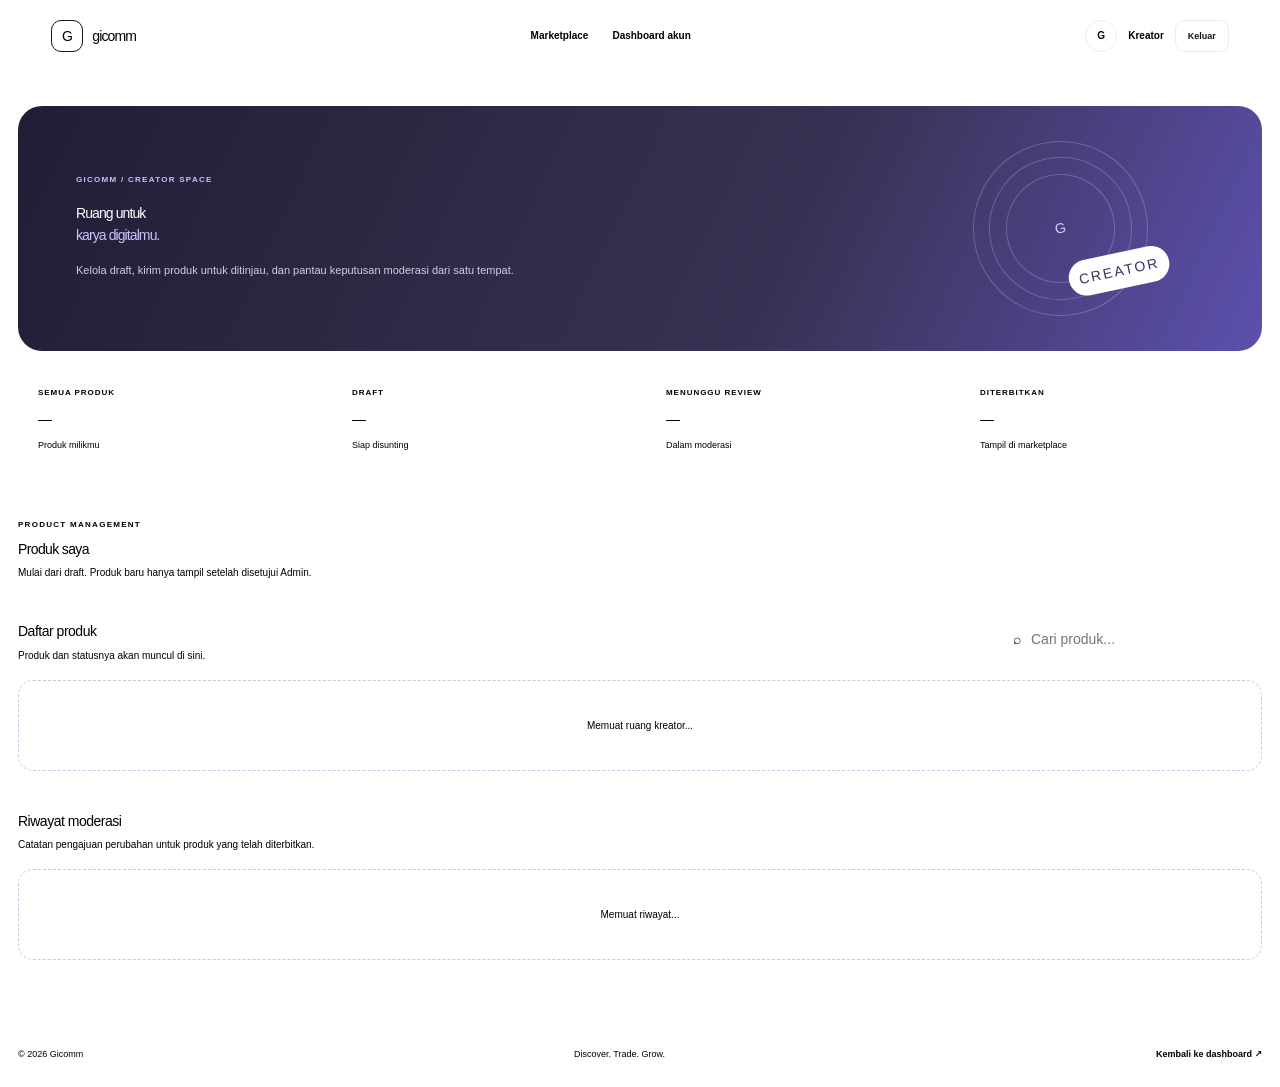
<file: seller.html>
<!doctype html>
<html lang="id">
<head>
  <meta charset="utf-8">
  <meta name="viewport" content="width=device-width,initial-scale=1">
  <meta name="theme-color" content="#f7f8fc">
  <meta name="description" content="Kelola produk digital dan pengajuan moderasi di Gicomm Seller Workspace.">
  <title>Ruang Kreator — Gicomm</title>
  <link rel="preconnect" href="https://fonts.googleapis.com">
  <link rel="preconnect" href="https://fonts.gstatic.com" crossorigin>
  <link href="https://fonts.googleapis.com/css2?family=DM+Sans:wght@400;500;600;700&family=Plus+Jakarta+Sans:wght@500;600;700;800&display=swap" rel="stylesheet">
  <link href="css/style.css" rel="stylesheet">
  <link href="css/gicomm-design-system.css" rel="stylesheet">
</head>
<body class="seller-page">
  <header class="seller-header">
    <a class="brand" href="index.html"><span class="brand-mark">G</span><span>gicomm</span></a>
    <nav aria-label="Navigasi utama">
      <a href="index.html">Marketplace</a>
      <a href="dashboard.html">Dashboard akun</a>
    </nav>
    <div class="seller-user">
      <span id="sellerAvatar" class="avatar">G</span>
      <span id="sellerName">Kreator</span>
      <button id="sellerLogout" class="secondary" type="button">Keluar</button>
    </div>
  </header>
  <main class="seller-main">
    <section class="seller-hero">
      <div>
        <span class="seller-kicker">GICOMM / CREATOR SPACE</span>
        <h1>Ruang untuk<br><em>karya digitalmu.</em></h1>
        <p>Kelola draft, kirim produk untuk ditinjau, dan pantau keputusan moderasi dari satu tempat.</p>
      </div>
      <div class="seller-hero-mark" aria-hidden="true"><span>G</span><i>CREATOR</i></div>
    </section>

    <section class="seller-metrics" aria-label="Ringkasan produk">
      <article><small>SEMUA PRODUK</small><strong id="sellerTotal">—</strong><span>Produk milikmu</span></article>
      <article><small>DRAFT</small><strong id="sellerDrafts">—</strong><span>Siap disunting</span></article>
      <article><small>MENUNGGU REVIEW</small><strong id="sellerPending">—</strong><span>Dalam moderasi</span></article>
      <article><small>DITERBITKAN</small><strong id="sellerPublished">—</strong><span>Tampil di marketplace</span></article>
    </section>

    <section class="seller-toolbar">
      <div><span class="seller-kicker">PRODUCT MANAGEMENT</span><h2>Produk saya</h2><p>Mulai dari draft. Produk baru hanya tampil setelah disetujui Admin.</p></div>
      <button id="newSellerProduct" class="seller-primary" type="button">＋ Buat produk</button>
    </section>

    <section id="sellerProductForm" class="seller-panel seller-form-panel" hidden>
      <div class="seller-panel-heading"><div><span class="seller-kicker">PRODUCT EDITOR</span><h3 id="sellerFormTitle">Produk baru</h3><p>Isi detail yang jelas agar proses peninjauan lebih mudah.</p></div><button id="closeSellerForm" class="seller-close" type="button" aria-label="Tutup formulir">×</button></div>
      <form id="sellerProductEditor" class="seller-form">
        <input id="sellerProductId" type="hidden">
        <label>Nama produk
          <input id="sellerTitle" type="text" minlength="3" maxlength="160" required placeholder="Contoh: Paket Template Presentasi">
        </label>
        <label>Slug produk
          <input id="sellerSlug" type="text" required pattern="[a-z0-9]+(-[a-z0-9]+)*" placeholder="paket-template-presentasi">
          <small>Gunakan huruf kecil, angka, dan tanda hubung.</small>
        </label>
        <label>Jenis produk
          <select id="sellerType" required></select>
        </label>
        <label>Kategori
          <select id="sellerCategory" required></select>
        </label>
        <label class="seller-full">Deskripsi
          <textarea id="sellerDescription" rows="5" maxlength="10000" placeholder="Jelaskan isi, manfaat, dan format produk digitalmu."></textarea>
        </label>
        <label>Harga (IDR)
          <input id="sellerPrice" type="number" min="0" step="1000" value="0" required>
        </label>
        <label>Sampul produk (opsional)
          <input id="sellerCover" type="file" accept="image/jpeg,image/png,image/webp,image/avif">
          <small>JPG, PNG, WebP, atau AVIF. Maksimal 10 MB.</small>
        </label>
        <div class="seller-upload-notice seller-full"><strong>Berkas digital belum dibuka.</strong> Upload file produk akan diaktifkan setelah validasi signature dan pemindaian malware tersedia. Ini mencegah berkas yang belum diperiksa masuk ke alur distribusi.</div>
        <div class="seller-form-actions seller-full">
          <button id="cancelSellerForm" class="seller-secondary" type="button">Batal</button>
          <button id="saveSellerProduct" class="seller-primary" type="submit">Simpan sebagai draft</button>
        </div>
      </form>
    </section>

    <section class="seller-list-section">
      <div class="seller-list-heading">
        <div><h3>Daftar produk</h3><p id="sellerListHint">Produk dan statusnya akan muncul di sini.</p></div>
        <label class="seller-search"><span>⌕</span><input id="sellerSearch" type="search" placeholder="Cari produk..." aria-label="Cari produk"></label>
      </div>
      <div id="sellerProductGrid" class="seller-product-grid">
        <div class="seller-loading">Memuat ruang kreator...</div>
      </div>
    </section>

    <section id="sellerRevisionForm" class="seller-panel seller-form-panel" hidden>
      <div class="seller-panel-heading"><div><span class="seller-kicker">PUBLISHED PRODUCT</span><h3>Ajukan perubahan</h3><p>Produk yang sudah diterbitkan tidak diedit langsung. Perubahan akan masuk antrean moderasi.</p></div><button id="closeRevisionForm" class="seller-close" type="button" aria-label="Tutup formulir">×</button></div>
      <form id="sellerRevisionEditor" class="seller-form">
        <input id="revisionProductId" type="hidden">
        <label>Nama produk<input id="revisionTitle" type="text" minlength="3" maxlength="160" required></label>
        <label>Slug<input id="revisionSlug" type="text" pattern="[a-z0-9]+(-[a-z0-9]+)*" required></label>
        <label>Jenis produk<select id="revisionType" required></select></label>
        <label>Kategori<select id="revisionCategory" required></select></label>
        <label class="seller-full">Deskripsi<textarea id="revisionDescription" rows="5" maxlength="10000"></textarea></label>
        <label>Harga (IDR)<input id="revisionPrice" type="number" min="0" step="1000" required></label>
        <label class="seller-full">Catatan untuk Admin<textarea id="revisionNote" rows="3" maxlength="1000" placeholder="Jelaskan perubahan yang diajukan."></textarea></label>
        <div class="seller-form-actions seller-full"><button id="cancelRevisionForm" class="seller-secondary" type="button">Batal</button><button id="submitRevision" class="seller-primary" type="submit">Kirim perubahan</button></div>
      </form>
    </section>

    <section class="seller-history-section">
      <div class="seller-list-heading"><div><h3>Riwayat moderasi</h3><p>Catatan pengajuan perubahan untuk produk yang telah diterbitkan.</p></div></div>
      <div id="sellerRevisionList" class="seller-revision-list"><div class="seller-loading">Memuat riwayat...</div></div>
    </section>
    <p id="sellerToast" class="seller-toast" role="status" aria-live="polite"></p>
  </main>
  <footer class="seller-footer"><span>© 2026 Gicomm</span><span>Discover. Trade. Grow.</span><a href="dashboard.html">Kembali ke dashboard ↗</a></footer>
  <script type="module" src="js/pages/seller.js"></script>
</body>
</html>
</file>
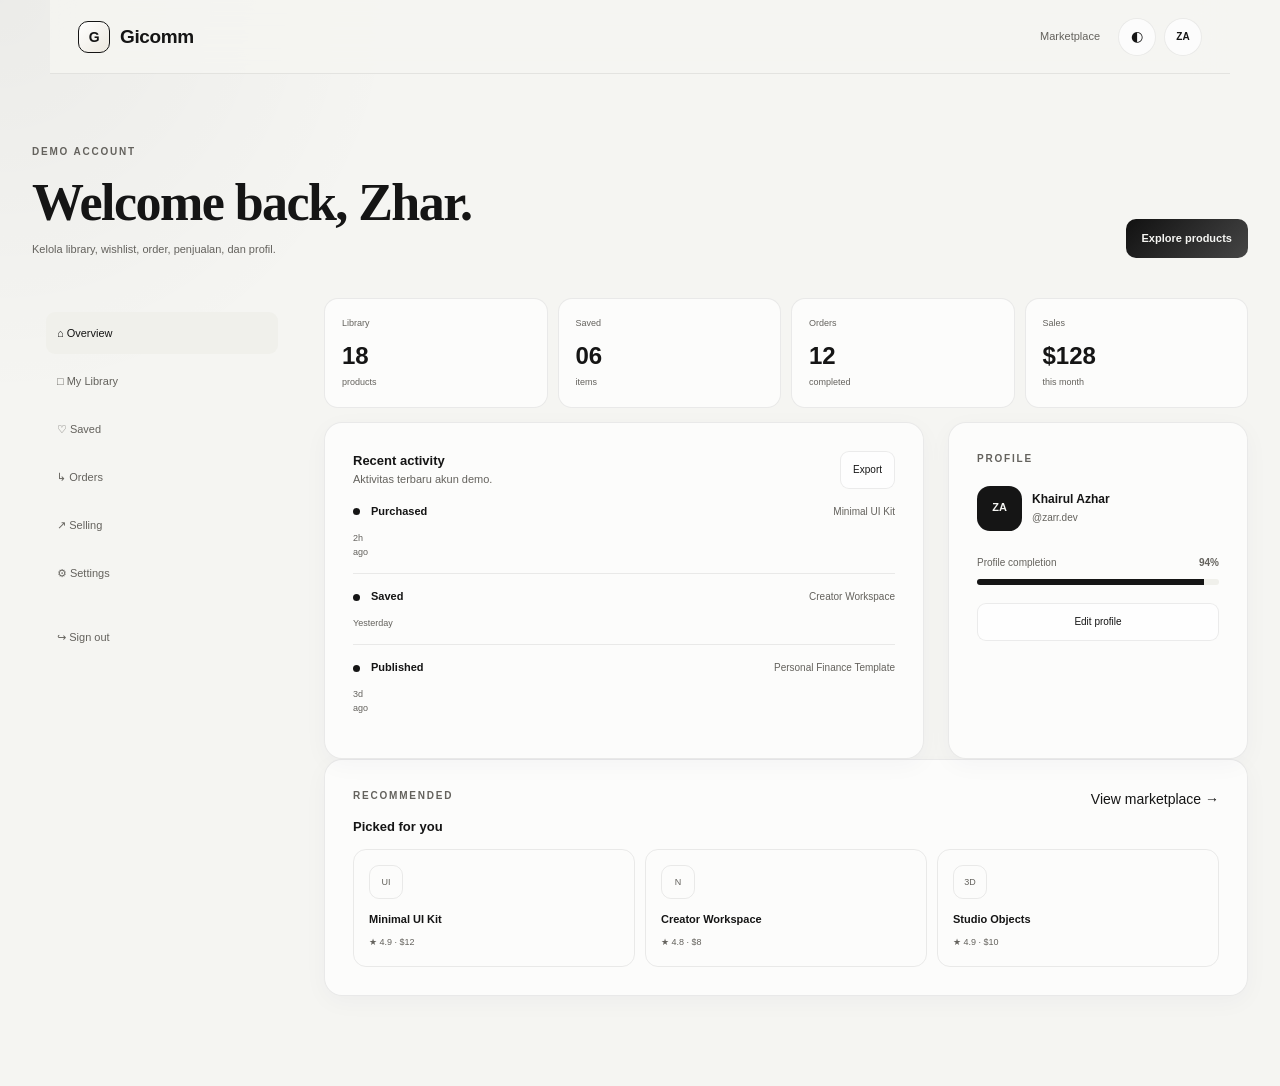
<file: pages/dashboard.html>
<!DOCTYPE html>
<html lang="id">
 <head>
  <meta charset="utf-8"/>
  <meta content="width=device-width,initial-scale=1" name="viewport"/>
  <title>
   Gicomm &mdash; Dashboard
  </title>
  <link href="https://fonts.googleapis.com" rel="preconnect"/>
  <link crossorigin="" href="https://fonts.gstatic.com" rel="preconnect"/>
  <link href="https://fonts.googleapis.com/css2?family=Inter:wght@400;500;600;700&amp;family=Montserrat:wght@700;800&amp;display=swap" rel="stylesheet"/>
  <link href="../css/style.css" rel="stylesheet"/>
 </head>
 <body>
  <header class="dash-header">
   <a class="brand" href="index.html">
    <span class="brand-mark">
     G
    </span>
    Gicomm
   </a>
   <div class="actions">
    <a href="index.html">
     Marketplace
    </a>
    <button class="round" id="theme">
     ◐
    </button>
    <span class="avatar">
     ZA
    </span>
   </div>
  </header>
  <main class="dash-page">
   <div class="dash-title">
    <div>
     <p class="eyebrow">
      DEMO ACCOUNT
     </p>
     <h1>
      Welcome back, Zhar.
     </h1>
     <p class="muted">
      Kelola library, wishlist, order, penjualan, dan profil.
     </p>
    </div>
    <a class="primary" href="index.html#discover">
     Explore products
    </a>
   </div>
   <div class="dash-layout">
    <aside class="dash-nav">
     <button class="active" data-tab="Overview">
      ⌂ Overview
     </button>
     <button data-tab="My Library">
      &square; My Library
     </button>
     <button data-tab="Saved">
      ♡ Saved
     </button>
     <button data-tab="Orders">
      &rdsh; Orders
     </button>
     <button data-tab="Selling">
      &nearrow; Selling
     </button>
     <button data-tab="Settings">
      ⚙ Settings
     </button>
     <button id="logout">
      &rarrhk; Sign out
     </button>
    </aside>
    <section class="dash-content">
     <div class="stats">
      <div>
       <small>
        Library
       </small>
       <strong>
        18
       </strong>
       <span>
        products
       </span>
      </div>
      <div>
       <small>
        Saved
       </small>
       <strong>
        06
       </strong>
       <span>
        items
       </span>
      </div>
      <div>
       <small>
        Orders
       </small>
       <strong>
        12
       </strong>
       <span>
        completed
       </span>
      </div>
      <div>
       <small>
        Sales
       </small>
       <strong>
        $128
       </strong>
       <span>
        this month
       </span>
      </div>
     </div>
     <div class="dash-cols">
      <section class="panel">
       <div class="panel-head">
        <div>
         <h3 id="tabTitle">
          Recent activity
         </h3>
         <p class="muted" id="tabSub">
          Aktivitas terbaru akun demo.
         </p>
        </div>
        <button class="secondary">
         Export
        </button>
       </div>
       <div class="activities">
        <div>
         <i>
         </i>
         <b>
          Purchased
         </b>
         <span>
          Minimal UI Kit
         </span>
         <time>
          2h ago
         </time>
        </div>
        <div>
         <i>
         </i>
         <b>
          Saved
         </b>
         <span>
          Creator Workspace
         </span>
         <time>
          Yesterday
         </time>
        </div>
        <div>
         <i>
         </i>
         <b>
          Published
         </b>
         <span>
          Personal Finance Template
         </span>
         <time>
          3d ago
         </time>
        </div>
       </div>
      </section>
      <aside class="panel">
       <p class="eyebrow">
        PROFILE
       </p>
       <div class="profile">
        <div class="big-avatar">
         ZA
        </div>
        <div>
         <b>
          Khairul Azhar
         </b>
         <small>
          @zarr.dev
         </small>
        </div>
       </div>
       <div class="progress">
        <div>
         <span>
          Profile completion
         </span>
         <b>
          94%
         </b>
        </div>
        <div class="line">
         <i>
         </i>
        </div>
       </div>
       <button class="secondary wide">
        Edit profile
       </button>
      </aside>
     </div>
     <section class="panel">
      <div class="panel-head">
       <div>
        <p class="eyebrow">
         RECOMMENDED
        </p>
        <h3>
         Picked for you
        </h3>
       </div>
       <a href="index.html#discover">
        View marketplace &rarr;
       </a>
      </div>
      <div class="mini-grid">
       <article>
        <span>
         UI
        </span>
        <b>
         Minimal UI Kit
        </b>
        <small>
         &starf; 4.9 &middot; $12
        </small>
       </article>
       <article>
        <span>
         N
        </span>
        <b>
         Creator Workspace
        </b>
        <small>
         &starf; 4.8 &middot; $8
        </small>
       </article>
       <article>
        <span>
         3D
        </span>
        <b>
         Studio Objects
        </b>
        <small>
         &starf; 4.9 &middot; $10
        </small>
       </article>
      </div>
     </section>
    </section>
   </div>
  </main>
  <script src="../js/pages/dashboard.js" type="module">
  </script>
 </body>
</html>
</file>
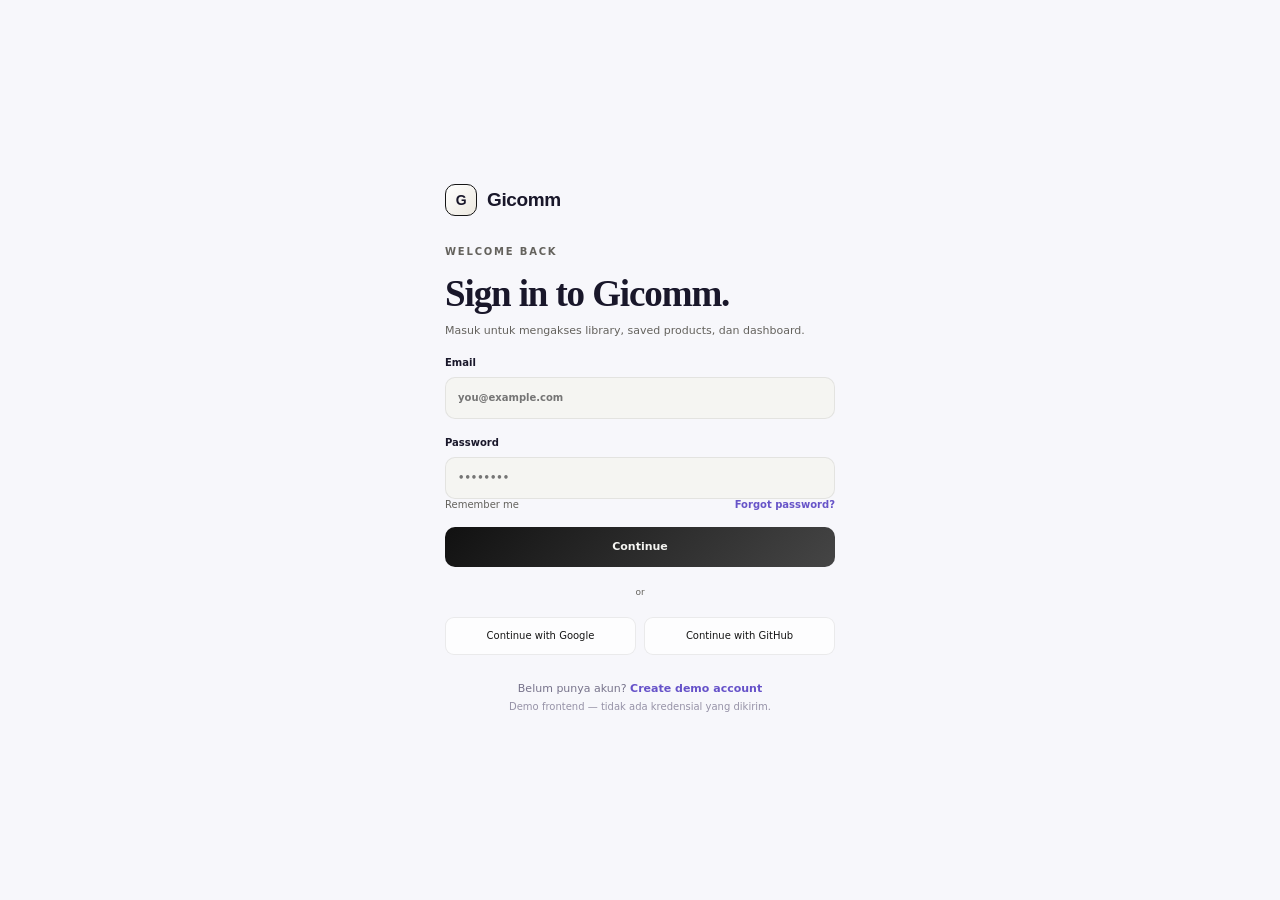
<file: pages/login.html>
<!DOCTYPE html>
<html lang="id">
 <head>
  <meta charset="utf-8"/>
  <meta content="width=device-width,initial-scale=1" name="viewport"/>
  <title>
   Gicomm &mdash; Sign in
  </title>
  <link href="https://fonts.googleapis.com" rel="preconnect"/>
  <link crossorigin="" href="https://fonts.gstatic.com" rel="preconnect"/>
  <link href="https://fonts.googleapis.com/css2?family=Inter:wght@400;500;600;700&amp;family=Montserrat:wght@700;800&amp;display=swap" rel="stylesheet"/>
  <link href="../css/style.css" rel="stylesheet"/>
 </head>
 <body class="auth">
  <div class="auth-shell">
   <a class="brand" href="index.html">
    <span class="brand-mark">
     G
    </span>
    Gicomm
   </a>
   <div class="auth-card">
    <p class="eyebrow">
     WELCOME BACK
    </p>
    <h1>
     Sign in to Gicomm.
    </h1>
    <p class="muted">
     Masuk untuk mengakses library, saved products, dan dashboard.
    </p>
    <form id="loginForm">
     <label>
      Email
      <input id="email" placeholder="you@example.com" required="" type="email"/>
     </label>
     <label>
      Password
      <input placeholder="&bull;&bull;&bull;&bull;&bull;&bull;&bull;&bull;" required="" type="password"/>
     </label>
     <div class="auth-row">
      <span>
       Remember me
      </span>
      <a href="#" id="forgot">
       Forgot password?
      </a>
     </div>
     <button class="primary wide">
      Continue
     </button>
    </form>
    <div class="or">
     or
    </div>
    <div class="social">
     <button class="secondary">
      Continue with Google
     </button>
     <button class="secondary">
      Continue with GitHub
     </button>
    </div>
    <p class="auth-bottom">
     Belum punya akun?
     <a href="#" id="signup">
      Create demo account
     </a>
    </p>
   </div>
   <p class="auth-note">
    Demo frontend &mdash; tidak ada kredensial yang dikirim.
   </p>
  </div>
  <script src="../js/pages/auth.js" type="module">
  </script>
 </body>
</html>
</file>
<file: css/style.css>
* {
  box-sizing:border-box;
}
html {
  scroll-behavior:smooth;
}
:root {
  --bg:#f5f5f2;
  --surface:rgba(255,255,255,.7);
  --surface-solid:#fff;
  --band:#f0f0eb;
  --text:#151515;
  --muted:#64625d;
  --line:rgba(21,21,21,.08);
  --strong:#c7c5be;
  --accent:#111111;
  --accent-soft:#ece8df;
  --primary:linear-gradient(135deg,#111111 0%,#454545 100%);
  --max:1180px;
  --shadow:0 24px 70px rgba(20,20,16,.08);
}
body {
  margin:0;
  background:
    radial-gradient(circle at top left, rgba(0,0,0,.04), transparent 24%),
    var(--bg);
  color:var(--text);
  font:14px/1.6 Helvetica,"Helvetica Neue",system-ui,sans-serif;
  -webkit-font-smoothing:antialiased;
}
body.dark {
  --bg:#0e0e0d;
  --surface:rgba(24,24,23,.7);
  --surface-solid:#181817;
  --band:#121211;
  --text:#f3f1eb;
  --muted:#b0afa7;
  --line:rgba(255,255,255,.08);
  --strong:#4d4d49;
  --accent:#f3f1eb;
  --accent-soft:#1d1d1a;
  --primary:linear-gradient(135deg,#f3f1eb 0%,#d7d2c6 100%);
  --shadow:0 28px 75px rgba(0,0,0,.45);
}
a {
  text-decoration:none;
  color:inherit;
}
button,input,select {
  font:inherit;
}
button {
  cursor:pointer;
}
.header,.dash-header {
  height:74px;
  max-width:var(--max);
  margin:auto;
  padding:0 28px;
  display:flex;
  align-items:center;
  justify-content:space-between;
  position:sticky;
  top:0;
  z-index:20;
  background:color-mix(in srgb,var(--bg) 80%,transparent);
  backdrop-filter:blur(18px);
  border-bottom:1px solid var(--line);
}
.brand {
  display:flex;
  align-items:center;
  gap:10px;
  font:800 19px 'Helvetica Neue',Helvetica,sans-serif;
  letter-spacing:-.02em;
  font-weight:900;
}
.brand-mark {
  width:32px;
  height:32px;
  border:1.3px solid var(--text);
  border-radius:10px;
  display:grid;
  place-items:center;
  font:900 14px Helvetica,sans-serif;
  background:linear-gradient(135deg,var(--surface-solid),var(--accent-soft));
  box-shadow:inset 0 1px 0 rgba(255,255,255,.35);
  letter-spacing:-.5px;
}
.header nav {
  display:flex;
  gap:28px;
  color:var(--muted);
  font-size:13px;
}
.header nav a:hover,.header nav .active {
  color:var(--text);
}
.actions {
  display:flex;
  align-items:center;
  gap:8px;
}
.actions>a:first-child {
  font-size:11px;
  color:var(--muted);
  margin-right:10px;
}
.round,.avatar {
  width:38px;
  height:38px;
  border:1px solid var(--line);
  background:var(--surface);
  color:var(--text);
  border-radius:50%;
}
.theme-toggle {
  display:grid;
  place-items:center;
  font-size:15px;
  background:var(--surface-solid);
}
.avatar {
  display:grid;
  place-items:center;
  font-size:10px;
  font-weight:700;
}
.cart {
  position:relative;
}
.cart b {
  position:absolute;
  right:-2px;
  top:-2px;
  background:var(--text);
  color:var(--bg);
  font-size:8px;
  border-radius:99px;
  padding:1px 4px;
}
.signin {
  font-size:12px;
  color:var(--muted);
  margin:0 5px;
}
.hero {
  max-width:var(--max);
  margin:auto;
  min-height:640px;
  padding:110px 28px 95px;
  display:grid;
  grid-template-columns:1.2fr .8fr;
  gap:60px;
  align-items:center;
}
.eyebrow {
  margin:0 0 13px;
  color:var(--muted);
  font-size:10px;
  letter-spacing:.18em;
  font-weight:700;
}
.hero h1,.head h2,.sell h2,.auth-card h1,.dash-title h1 {
  font-family:"Times New Roman",Times,serif;
  font-weight:700;
  letter-spacing:-.03em;
  line-height:1.15;
}
.hero h1 {
  font-size:clamp(48px,7vw,78px);
  line-height:1.1;
  margin:0 0 26px;
}
.hero h1 em {
  font-style:italic;
  font-weight:700;
}
.lead {
  max-width:600px;
  color:var(--muted);
  font-size:16px;
  line-height:1.75;
  margin:0 0 30px;
}
.searchbox {
  height:58px;
  max-width:650px;
  display:flex;
  align-items:center;
  gap:8px;
  padding:6px 7px 6px 17px;
  background:var(--surface);
  border:1px solid var(--line);
  border-radius:14px;
  box-shadow:var(--shadow);
}
.searchbox>span {
  font-size:23px;
  color:var(--muted);
}
.searchbox input {
  min-width:0;
  flex:1;
  border:0;
  outline:0;
  background:none;
  color:var(--text);
  font-size:14px;
}
.searchbox button,.primary {
  border:0;
  background:var(--primary);
  color:var(--bg);
  padding:11px 16px;
  border-radius:10px;
  font-size:11px;
  font-weight:600;
}
.suggestions {
  display:flex;
  gap:7px;
  align-items:center;
  flex-wrap:wrap;
  margin-top:12px;
  color:var(--muted);
  font-size:10px;
}
.suggestions button,.chips button {
  border:1px solid var(--line);
  background:rgba(255,255,255,.15);
  color:var(--muted);
  padding:7px 11px;
  border-radius:999px;
  font-size:10px;
}
.suggestions button:hover,.chips button.selected {
  border-color:var(--strong);
  color:var(--text);
  background:var(--surface);
}
.hero-side {
  height:360px;
  display:grid;
  place-items:center;
  position:relative;
}
.hero-side:before {
  content:"";
  position:absolute;
  width:340px;
  height:340px;
  border-radius:50%;
  background:radial-gradient(circle, rgba(125,125,125,.15), transparent 65%);
  filter:blur(12px);
}
.hero-note {
  position:relative;
  width:280px;
  padding:28px;
  background:linear-gradient(135deg,var(--surface-solid),var(--band));
  border:1px solid var(--line);
  border-radius:22px;
  box-shadow:var(--shadow);
  transform:rotate(-2deg);
}
.hero-note small,.sell small {
  display:block;
  color:var(--muted);
  font-size:9px;
  letter-spacing:.15em;
  margin-bottom:25px;
}
.hero-note strong {
  font:700 26px/1.15 "Times New Roman",Times,serif;
  display:block;
}
.hero-note span {
  display:block;
  color:var(--muted);
  font-size:10px;
  margin-top:18px;
}
.section {
  max-width:var(--max);
  margin:auto;
  padding:88px 28px;
}
.band {
  max-width:none;
  padding-left:max(28px,calc((100vw - var(--max))/2 + 28px));
  padding-right:max(28px,calc((100vw - var(--max))/2 + 28px));
  background:var(--band);
  border-block:1px solid var(--line);
}
.head {
  display:flex;
  justify-content:space-between;
  align-items:end;
  gap:20px;
  margin-bottom:28px;
}
.head h2 {
  font-size:38px;
  margin:0 0 2px;
}
.muted {
  margin:0;
  color:var(--muted);
  font-size:11px;
}
.toolbar {
  display:flex;
  gap:7px;
}
.secondary,select {
  border:1px solid var(--line);
  background:var(--surface);
  color:var(--text);
  border-radius:9px;
  padding:10px 12px;
  font-size:10px;
}
.filters {
  display:none;
  grid-template-columns:1fr 1fr 1fr;
  gap:20px;
  border:1px solid var(--line);
  background:var(--surface);
  padding:18px;
  border-radius:14px;
  margin:-10px 0 18px;
}
.filters.open {
  display:grid;
}
.filters label {
  display:block;
  font-size:10px;
  font-weight:700;
  margin-bottom:8px;
}
.chips {
  display:flex;
  gap:6px;
  flex-wrap:wrap;
}
.grid {
  display:grid;
  grid-template-columns:repeat(4,1fr);
  gap:14px;
}
.product {
  border:1px solid var(--line);
  border-radius:17px;
  background:var(--surface);
  overflow:hidden;
  transition:.24s;
}
.product:hover {
  transform:translateY(-4px);
  border-color:var(--strong);
  box-shadow:var(--shadow);
}
.art {
  height:174px;
  display:grid;
  place-items:center;
  position:relative;
  background:linear-gradient(135deg,var(--band),var(--surface));
  border-bottom:1px solid var(--line);
}
.art:before {
  content:"";
  width:112px;
  height:112px;
  border:1px solid color-mix(in srgb,var(--text) 15%,transparent);
  border-radius:33%;
  transform:rotate(22deg);
}
.art span {
  position:absolute;
  font-size:10px;
  color:var(--muted);
  letter-spacing:.15em;
}
.info {
  padding:17px;
}
.info>b {
  font-size:13px;
}
.info p {
  font-size:10px;
  color:var(--muted);
  margin:4px 0 13px;
}
.meta {
  display:flex;
  justify-content:space-between;
  font-size:10px;
}
.product-actions {
  display:flex;
  gap:6px;
  margin-top:14px;
}
.product-actions>* {
  flex:1;
}
.icon {
  border:1px solid var(--line);
  background:none;
  color:var(--text);
  border-radius:9px;
  padding:8px;
}
.icon.saved {
  background:var(--band);
}
.empty {
  text-align:center;
  padding:60px 20px;
  border:1px dashed var(--line);
  border-radius:16px;
}
.empty h3 {
  font:700 24px "Times New Roman",Times,serif;
  margin:0 0 6px;
}
.cat-grid {
  display:grid;
  grid-template-columns:repeat(4,1fr);
  gap:14px;
}
.cat-grid button {
  display:grid;
  grid-template-columns:42px 1fr;
  gap:14px;
  align-items:center;
  text-align:left;
  padding:18px;
  background:var(--surface);
  border:1px solid var(--line);
  border-radius:16px;
  color:var(--text);
}
.cat-grid button:hover {
  border-color:var(--strong);
}
.cat-grid span {
  width:42px;
  height:42px;
  border:1px solid var(--line);
  border-radius:12px;
  display:grid;
  place-items:center;
}
.cat-grid b {
  font-size:13px;
}
.cat-grid small {
  display:block;
  color:var(--muted);
  font-size:10px;
  margin-top:4px;
}
.sell {
  padding:35px;
  border:1px solid var(--line);
  border-radius:20px;
  background:var(--surface);
  display:flex;
  justify-content:space-between;
  align-items:center;
  gap:30px;
}
.sell h2 {
  font-size:34px;
  margin:0 0 6px;
}
.footer {
  max-width:var(--max);
  margin:auto;
  padding:30px 28px 40px;
  border-top:1px solid var(--line);
  display:flex;
  justify-content:space-between;
  color:var(--muted);
  font-size:10px;
}
.toast {
  position:fixed;
  left:50%;
  bottom:24px;
  transform:translate(-50%,15px);
  opacity:0;
  pointer-events:none;
  background:var(--text);
  color:var(--bg);
  padding:11px 15px;
  border-radius:10px;
  font-size:11px;
  transition:.25s;
  z-index:50;
}
.toast.show {
  opacity:1;
  transform:translate(-50%,0);
}
.backdrop {
  position:fixed;
  inset:0;
  background:rgba(0,0,0,.3);
  opacity:0;
  pointer-events:none;
  z-index:40;
  transition:.25s;
}
.backdrop.on {
  opacity:1;
  pointer-events:auto;
}
.drawer {
  position:fixed;
  right:0;
  top:0;
  height:100vh;
  width:min(390px,100vw);
  background:var(--surface);
  border-left:1px solid var(--line);
  z-index:41;
  transform:translateX(100%);
  transition:.3s;
  display:flex;
  flex-direction:column;
}
.drawer.on {
  transform:none;
}
.drawer-head {
  padding:24px;
  border-bottom:1px solid var(--line);
  display:flex;
  justify-content:space-between;
}
.drawer h3 {
  font:700 28px "Times New Roman",Times,serif;
  margin:0;
}
.close {
  border:0;
  background:none;
  color:var(--muted);
  font-size:24px;
}
.cart-items {
  flex:1;
  overflow:auto;
  padding:12px 24px;
}
.cart-item {
  display:grid;
  grid-template-columns:48px 1fr auto;
  gap:10px;
  align-items:center;
  padding:15px 0;
  border-bottom:1px solid var(--line);
}
.thumb {
  width:48px;
  height:48px;
  border:1px solid var(--line);
  border-radius:10px;
  display:grid;
  place-items:center;
  font-size:9px;
  color:var(--muted);
}
.cart-item b {
  font-size:11px;
}
.cart-item small {
  display:block;
  color:var(--muted);
  font-size:9px;
}
.cart-item button {
  border:0;
  background:none;
  color:var(--muted);
  font-size:9px;
}
.cart-foot {
  padding:20px 24px;
  border-top:1px solid var(--line);
}
.cart-foot>div {
  display:flex;
  justify-content:space-between;
  margin-bottom:14px;
}
.wide {
  width:100%;
  text-align:center;
}
.modal-wrap {
  position:fixed;
  inset:0;
  background:rgba(0,0,0,.34);
  display:none;
  place-items:center;
  z-index:45;
  padding:20px;
  backdrop-filter:blur(6px);
}
.modal-wrap.on {
  display:grid;
}
.modal {
  width:min(680px,100%);
  background:var(--surface);
  border:1px solid var(--line);
  border-radius:18px;
  box-shadow:var(--shadow);
  padding:25px;
  display:grid;
  grid-template-columns:1fr 1.1fr;
  gap:25px;
  position:relative;
}
.modal-art {
  min-height:280px;
  display:grid;
  place-items:center;
  background:var(--band);
  border:1px solid var(--line);
  border-radius:14px;
  color:var(--muted);
  font-size:11px;
}
.modal h3 {
  font:700 32px "Times New Roman",Times,serif;
  margin:0;
}
.modal .creator {
  font-size:10px;
  color:var(--muted);
}
.modal .price {
  font-size:22px;
  font-weight:700;
  margin:18px 0;
}
.modal .features {
  border-block:1px solid var(--line);
  padding:14px 0;
  margin:15px 0;
  font-size:10px;
  color:var(--muted);
}
.modal-close {
  position:absolute;
  right:13px;
  top:9px;
  border:0;
  background:none;
  color:var(--muted);
  font-size:23px;
}
.auth {
  min-height:100vh;
  display:grid;
  place-items:center;
}
.auth-shell {
  width:min(440px,100%);
  padding:25px;
}
.auth-shell>.brand {
  margin-bottom:28px;
}
.auth-card {
  background:var(--surface);
  border:1px solid var(--line);
  border-radius:20px;
  padding:27px;
  box-shadow:var(--shadow);
}
.auth-card h1 {
  font-size:37px;
  margin:0 0 6px;
}
.auth-card label {
  display:block;
  font-size:10px;
  font-weight:600;
  margin-top:16px;
}
.auth-card input {
  width:100%;
  margin-top:6px;
  padding:12px;
  border:1px solid var(--line);
  border-radius:10px;
  background:var(--bg);
  color:var(--text);
  outline:0;
}
.auth-row {
  display:flex;
  justify-content:space-between;
  color:var(--muted);
  font-size:10px;
  margin:14px 0;
}
.auth-row a {
  color:var(--muted);
}
.or {
  text-align:center;
  color:var(--muted);
  font-size:9px;
  margin:18px 0;
}
.social {
  display:grid;
  grid-template-columns:1fr 1fr;
  gap:8px;
}
.auth-bottom {
  text-align:center;
  color:var(--muted);
  font-size:10px;
}
.auth-note {
  text-align:center;
  color:var(--muted);
  font-size:9px;
}
.dash-page {
  max-width:1500px;
  margin:auto;
  padding:70px 32px 90px;
  width:100%;
}
.dash-title {
  display:flex;
  justify-content:space-between;
  align-items:end;
  gap:40px;
  margin-bottom:40px;
}
.dash-title h1 {
  font-size:52px;
  margin:0 0 8px;
}
.dash-content {
  min-width:0;
}
.dash-layout {
  display:grid;
  grid-template-columns:260px 1fr;
  gap:32px;
}
.dash-nav {
  display:flex;
  flex-direction:column;
  gap:6px;
  padding:14px;
  position:sticky;
  top:90px;
  height:fit-content;
  max-height:calc(100vh - 120px);
  overflow-y:auto;
}
.dash-nav button {
  border:0;
  background:none;
  color:var(--muted);
  border-radius:9px;
  padding:11px;
  text-align:left;
  font-size:11px;
}
.dash-nav button:hover,.dash-nav .active {
  background:var(--band);
  color:var(--text);
}
.dash-nav button:last-child {
  margin-top:16px;
}
.stats {
  display:grid;
  grid-template-columns:repeat(4,1fr);
  gap:10px;
  margin-bottom:14px;
}
.stats>div {
  padding:17px;
  border:1px solid var(--line);
  border-radius:14px;
  background:var(--surface);
}
.stats small,.stats span {
  display:block;
  color:var(--muted);
  font-size:9px;
}
.stats strong {
  display:block;
  font-size:24px;
  margin-top:6px;
}
.dash-cols {
  display:grid;
  grid-template-columns:2fr 1fr;
  gap:24px;
  width:100%;
}
.panel {
  padding:28px;
  border:1px solid var(--line);
  border-radius:18px;
  background:var(--surface);
}
.panel-head {
  display:flex;
  justify-content:space-between;
  gap:15px;
}
.panel-head h3 {
  margin:0;
  font-size:13px;
}
.activities>div {
  display:grid;
  grid-template-columns:8px 1fr auto;
  gap:10px;
  align-items:center;
  padding:14px 0;
  border-bottom:1px solid var(--line);
}
.activities>div:last-child {
  border-bottom:0;
}
.activities i {
  width:7px;
  height:7px;
  border-radius:50%;
  background:var(--text);
}
.activities b {
  font-size:11px;
}
.activities span {
  font-size:10px;
  color:var(--muted);
  margin-left:7px;
}
.activities time {
  font-size:9px;
  color:var(--muted);
}
.profile {
  display:flex;
  align-items:center;
  gap:10px;
  margin:19px 0 24px;
}
.big-avatar {
  width:45px;
  height:45px;
  border-radius:13px;
  background:var(--text);
  color:var(--bg);
  display:grid;
  place-items:center;
  font-size:11px;
  font-weight:700;
}
.profile b {
  display:block;
  font-size:12px;
}
.profile small {
  display:block;
  color:var(--muted);
  font-size:10px;
}
.progress>div:first-child {
  display:flex;
  justify-content:space-between;
  color:var(--muted);
  font-size:10px;
}
.line {
  height:6px;
  background:var(--band);
  border-radius:99px;
  overflow:hidden;
  margin:8px 0 18px;
}
.line i {
  display:block;
  width:94%;
  height:100%;
  background:var(--text);
}
.mini-grid {
  display:grid;
  grid-template-columns:repeat(3,1fr);
  gap:10px;
  margin-top:12px;
}
.mini-grid article {
  padding:15px;
  border:1px solid var(--line);
  border-radius:13px;
}
.mini-grid span {
  width:34px;
  height:34px;
  border:1px solid var(--line);
  display:grid;
  place-items:center;
  border-radius:10px;
  color:var(--muted);
  font-size:9px;
  margin-bottom:12px;
}
.mini-grid b {
  display:block;
  font-size:11px;
}
.mini-grid small {
  font-size:9px;
  color:var(--muted);
}
@media(max-width:900px) {
  .header nav {
    display:none;
  }
  .hero {
    grid-template-columns:1fr;
    padding-top:75px;
  }
  .hero-side {
    height:270px;
  }
  .grid {
    grid-template-columns:repeat(2,1fr);
  }
  .cat-grid {
    grid-template-columns:repeat(2,1fr);
  }
  .filters {
    grid-template-columns:1fr;
  }
  .dash-layout {
    grid-template-columns:1fr;
  }
  .dash-nav {
    display:grid;
    grid-template-columns:repeat(4,1fr);
  }
  .dash-nav button {
    text-align:center;
  }
  .dash-cols {
    grid-template-columns:1fr;
  }
  .stats {
    grid-template-columns:repeat(2,1fr);
  }
}
@media(max-width:620px) {
  .header,.dash-header {
    padding:0 17px;
  }
  .header nav,.signin {
    display:none;
  }
  .hero,.section {
    padding-left:17px;
    padding-right:17px;
  }
  .hero {
    padding-top:60px;
  }
  .hero h1 {
    font-size:44px;
  }
  .lead {
    font-size:14px;
  }
  .head {
    align-items:start;
  }
  .head h2 {
    font-size:30px;
  }
  .toolbar {
    flex-direction:column;
  }
  .grid,.cat-grid {
    grid-template-columns:1fr;
  }
  .sell {
    flex-direction:column;
    align-items:flex-start;
  }
  .sell h2 {
    font-size:29px;
  }
  .footer {
    margin-inline:17px;
    padding-inline:0;
    flex-wrap:wrap;
  }
  .modal {
    grid-template-columns:1fr;
  }
  .modal-art {
    min-height:180px;
  }
  .auth-shell {
    padding:18px;
  }
  .auth-card {
    padding:21px;
  }
  .auth-card h1 {
    font-size:33px;
  }
  .social {
    grid-template-columns:1fr;
  }
  .dash-page {
    padding:55px 17px;
  }
  .dash-title {
    flex-direction:column;
    align-items:flex-start;
  }
  .dash-title h1 {
    font-size:40px;
  }
  .dash-nav {
    grid-template-columns:repeat(3,1fr);
  }
  .mini-grid {
    grid-template-columns:1fr;
  }
  .dash-right>a {
    display:none;
  }
}

/* ================= GICOMM DIGITAL MARKETPLACE ================= */
.storefront{--market-bg:#f7f7fb;--market-card:#fff;--market-text:#191827;--market-muted:#77758a;--market-line:#e9e8f0;--market-purple:#6554d9;--market-purple-dark:#4838b8;--market-soft:#efedff;background:var(--market-bg);color:var(--market-text);font-family:"DM Sans",system-ui,sans-serif}
body.dark.storefront{--market-bg:#11111a;--market-card:#1b1b28;--market-text:#f6f4ff;--market-muted:#aaa7bf;--market-line:#333244;--market-purple:#a69aff;--market-purple-dark:#8e80f5;--market-soft:#29253e}
.storefront [hidden]{display:none!important}
.market-topline{height:30px;background:#211d3c;color:#eae7ff;text-align:center;font-size:10px;letter-spacing:.03em;padding:6px 15px}
.market-topline span{opacity:.7;margin-left:8px}
.market-header{max-width:1320px;margin:auto;min-height:78px;padding:12px 30px;display:flex;align-items:center;gap:34px}
.market-brand{display:inline-flex;align-items:center;gap:10px;font:800 23px "Plus Jakarta Sans",sans-serif;letter-spacing:-1.2px;white-space:nowrap}
.market-brand-mark{width:36px;height:36px;border-radius:12px;background:var(--market-purple);color:#fff;display:grid;place-items:center;font:800 21px "Plus Jakarta Sans",sans-serif;box-shadow:0 7px 18px #6554d933}
.market-search{height:46px;max-width:650px;flex:1;display:flex;align-items:center;gap:10px;border:1px solid var(--market-line);border-radius:13px;background:var(--market-card);padding:4px 5px 4px 14px}
.market-search>span{font-size:22px;color:var(--market-muted)}
.market-search input{flex:1;min-width:0;border:0;outline:0;background:transparent;color:var(--market-text);font:500 12px "DM Sans",sans-serif}
.market-search button,.market-hero-cta,.market-creator>a{border:0;border-radius:10px;background:var(--market-purple);color:white;padding:11px 20px;font-weight:700;font-size:11px;text-decoration:none}
.market-search button:hover,.market-hero-cta:hover,.market-creator>a:hover{background:var(--market-purple-dark)}
.market-actions{display:flex;align-items:center;gap:12px;margin-left:auto;white-space:nowrap}
.market-icon-button{width:38px;height:38px;border:1px solid var(--market-line);border-radius:11px;background:var(--market-card);color:var(--market-text)}
.market-login,.market-account{font-size:11px;font-weight:700;text-decoration:none}
.market-account{padding:10px 14px;border-radius:10px;background:var(--market-soft);color:var(--market-purple)}
.market-admin-link{font-size:10px;font-weight:800;color:var(--market-purple);text-decoration:none;border:1px solid var(--market-line);border-radius:9px;padding:9px 12px}
.market-nav{max-width:1320px;margin:auto;padding:0 30px 13px;display:flex;gap:30px;border-bottom:1px solid var(--market-line)}
.market-nav a{font-size:11px;color:var(--market-muted);font-weight:600;text-decoration:none;padding:5px 0}
.market-nav a.active,.market-nav a:hover{color:var(--market-purple)}
.market-hero{max-width:1260px;min-height:280px;margin:28px auto 0;border-radius:22px;overflow:hidden;background:linear-gradient(112deg,#272044 0%,#5141a5 57%,#8879ee 100%);color:white;padding:42px 58px;display:grid;grid-template-columns:1.1fr .9fr;align-items:center;position:relative}
.market-hero-copy{position:relative;z-index:2}
.market-kicker{font-size:9px;font-weight:800;letter-spacing:.16em;color:var(--market-purple);display:inline-flex;align-items:center;gap:8px}
.market-hero .market-kicker{color:#d5ceff}.market-kicker i{width:6px;height:6px;border-radius:50%;background:#a99dff;display:inline-block}
.market-hero h1{font:800 clamp(34px,4.4vw,54px)/1.08 "Plus Jakarta Sans",sans-serif;letter-spacing:-2.4px;margin:15px 0 12px}
.market-hero h1 em{font-style:normal;color:#c8c0ff}.market-hero p{font-size:12px;color:#e0dcf5;max-width:420px;line-height:1.8;margin:0 0 23px}
.market-hero-cta{display:inline-flex;align-items:center;gap:24px;background:#fff;color:#41358f;padding:12px 17px}
.market-hero-art{height:200px;position:relative;display:grid;place-items:center}
.hero-orbit{position:absolute;border:1px solid #ffffff2c;border-radius:50%;transform:rotate(-25deg)}.orbit-one{width:280px;height:150px}.orbit-two{width:210px;height:210px}
.hero-tile{position:absolute;box-shadow:0 20px 50px #17122e55;backdrop-filter:blur(10px)}
.tile-main{width:135px;height:150px;border:1px solid #ffffff70;border-radius:22px;background:linear-gradient(145deg,#ffffff36,#ffffff12);transform:rotate(8deg);display:flex;flex-direction:column;align-items:center;justify-content:center;gap:12px}
.tile-main span{width:54px;height:54px;border-radius:17px;background:#fff;color:#6554d9;display:grid;place-items:center;font:800 34px "Plus Jakarta Sans"}.tile-main b{font:700 13px/1.2 "Plus Jakarta Sans";text-align:center}
.tile-small{width:75px;height:68px;border-radius:15px;background:#ffffffec;color:#5749b3;display:grid;place-items:center;font-size:22px}.tile-small small{font-size:7px;letter-spacing:.14em;font-weight:800}
.tile-top{top:10px;right:24%;transform:rotate(-10deg)}.tile-bottom{bottom:7px;right:18%;transform:rotate(11deg)}
.hero-spark{position:absolute;color:#e6dfff;font-size:25px}.spark-one{left:17%;top:25px}.spark-two{right:10%;bottom:23px}
.market-category-section,.market-catalog,.market-creator{max-width:1260px;margin:0 auto;padding:43px 0}
.market-section-heading{display:flex;align-items:end;justify-content:space-between;gap:20px;margin-bottom:19px}
.market-section-heading h2{font:800 23px "Plus Jakarta Sans",sans-serif;letter-spacing:-.8px;margin:5px 0 0}
.market-heading-note,.market-section-heading p{font-size:10px;color:var(--market-muted);margin:6px 0 0}
.market-category-list{display:flex;gap:10px;flex-wrap:wrap}
.category-pill{border:1px solid var(--market-line);background:var(--market-card);color:var(--market-muted);border-radius:11px;padding:11px 16px;font-size:10px;font-weight:700}
.category-pill:hover,.category-pill.active{border-color:var(--market-purple);background:var(--market-soft);color:var(--market-purple)}
.market-catalog{padding-top:5px;padding-bottom:65px}.catalog-heading{margin-bottom:22px}
.catalog-controls select{border:1px solid var(--market-line);border-radius:10px;padding:10px 13px;background:var(--market-card);color:var(--market-text);font-size:10px}
.market-product-grid{display:grid;grid-template-columns:repeat(4,minmax(0,1fr));gap:16px}
.market-product-card{min-width:0;background:var(--market-card);border:1px solid var(--market-line);border-radius:15px;overflow:hidden;transition:transform .2s,border-color .2s,box-shadow .2s}
.market-product-card:hover{transform:translateY(-3px);border-color:#c9c1ff;box-shadow:0 14px 32px #30246b10}
.market-product-cover{height:170px;background:linear-gradient(135deg,var(--market-soft),#e8e4ff);display:grid;place-items:center;overflow:hidden}
body.dark .market-product-cover{background:linear-gradient(135deg,#2c2843,#252239)}
.market-product-cover img{width:100%;height:100%;object-fit:cover}.market-product-cover span{font:800 42px "Plus Jakarta Sans";color:#6554d944}
.market-product-info{padding:14px}.market-product-tags{display:flex;gap:6px;flex-wrap:wrap;margin-bottom:8px}
.market-product-tags span{font-size:8px;font-weight:700;color:var(--market-purple);background:var(--market-soft);padding:4px 7px;border-radius:5px}
.market-product-info h3{font:700 13px "Plus Jakarta Sans";margin:0 0 6px;overflow:hidden;text-overflow:ellipsis;white-space:nowrap}
.market-product-info p{font-size:10px;line-height:1.6;color:var(--market-muted);height:32px;overflow:hidden;margin:0 0 11px}
.market-product-bottom{display:flex;justify-content:space-between;align-items:center;gap:8px}.market-product-price{font-size:12px;font-weight:800}
.market-product-seller{display:block;color:var(--market-muted);font-size:9px;margin-top:8px}
.market-product-actions{display:flex;gap:6px}.market-product-actions button{border:1px solid var(--market-line);border-radius:8px;background:transparent;color:var(--market-text);padding:6px 9px;font-size:9px;font-weight:700}
.market-product-actions button:hover{background:var(--market-soft);color:var(--market-purple)}
.market-empty{border:1px dashed var(--market-line);border-radius:18px;background:var(--market-card);min-height:310px;display:flex;flex-direction:column;align-items:center;justify-content:center;text-align:center;padding:35px}
.empty-illustration{width:78px;height:78px;border-radius:25px;background:var(--market-soft);display:grid;place-items:center;position:relative;margin-bottom:18px}
.empty-illustration span{font:800 42px "Plus Jakarta Sans";color:var(--market-purple)}.empty-illustration i{position:absolute;right:-5px;top:-8px;color:#f3b64b;font-size:24px}
.market-empty h3{font:800 19px "Plus Jakarta Sans";margin:9px 0}.market-empty p{max-width:440px;color:var(--market-muted);font-size:11px;line-height:1.8;margin:0 0 15px}
.market-empty a,.market-empty button{border:0;background:none;color:var(--market-purple);font-size:10px;font-weight:800;text-decoration:none;cursor:pointer}
.market-empty button{padding:9px 14px;border-radius:8px;background:var(--market-soft)}
.market-creator{margin-bottom:55px;border-radius:18px;background:var(--market-soft);padding:28px 35px;display:flex;justify-content:space-between;align-items:center;gap:25px}
.market-creator h2{font:800 20px "Plus Jakarta Sans";margin:7px 0}.market-creator p{font-size:10px;color:var(--market-muted);margin:0}.market-creator>a{white-space:nowrap}
.market-footer{max-width:1260px;margin:auto;padding:23px 0 32px;border-top:1px solid var(--market-line);display:flex;align-items:center;justify-content:space-between;gap:18px}
.market-footer>.market-brand{font-size:17px}.market-footer .market-brand-mark{width:29px;height:29px;font-size:16px;border-radius:9px}
.market-footer>span,.market-footer>div a{font-size:9px;color:var(--market-muted)}.market-footer>div{display:flex;gap:18px}.market-footer>div a{text-decoration:none}
.market-toast{position:fixed;left:50%;bottom:24px;transform:translate(-50%,20px);opacity:0;pointer-events:none;background:#201c36;color:white;padding:12px 17px;border-radius:10px;font-size:11px;z-index:90;transition:.2s}
.market-toast.show{opacity:1;transform:translate(-50%,0)}
.market-modal-wrap{position:fixed;inset:0;z-index:80;display:grid;place-items:center;padding:20px}
.market-modal-backdrop{position:absolute;inset:0;background:#14122199;backdrop-filter:blur(5px)}
.market-modal{position:relative;z-index:1;width:min(720px,100%);background:var(--market-card);color:var(--market-text);border-radius:18px;padding:22px;display:grid;grid-template-columns:1fr 1fr;gap:22px;box-shadow:0 25px 90px #0003}
.market-modal-close{position:absolute;right:12px;top:8px;border:0;background:none;color:var(--market-muted);font-size:26px;cursor:pointer}
.market-modal-image{min-height:260px;background:var(--market-soft);border-radius:12px;overflow:hidden;display:grid;place-items:center}
.market-modal-image img{width:100%;height:100%;object-fit:cover}
.market-modal-content{padding:22px 10px 10px 0;display:flex;flex-direction:column;align-items:flex-start;gap:12px}
.market-modal-content h2{font:800 23px "Plus Jakarta Sans";margin:0}.market-modal-content p,.market-modal-content>span{font-size:11px;color:var(--market-muted);line-height:1.8}
.market-modal-content>strong{font-size:17px}.market-modal-content button{margin-top:auto;border:0;border-radius:9px;background:var(--market-purple);color:#fff;padding:11px 16px;font-weight:700;font-size:10px;cursor:pointer}
.sr-only{position:absolute;width:1px;height:1px;padding:0;margin:-1px;overflow:hidden;clip:rect(0,0,0,0);white-space:nowrap;border:0}
@media(max-width:1320px){.market-hero,.market-category-section,.market-catalog,.market-creator,.market-footer{margin-left:28px;margin-right:28px}}
@media(max-width:900px){.market-header{gap:18px;padding-inline:20px}.market-nav{padding-inline:20px}.market-hero{padding:35px}.market-product-grid{grid-template-columns:repeat(3,minmax(0,1fr))}.market-footer{flex-wrap:wrap}}
@media(max-width:640px){.market-topline{font-size:9px}.market-topline span{display:none}.market-header{min-height:auto;flex-wrap:wrap;padding:14px 16px;gap:12px}.market-brand{font-size:20px}.market-search{order:3;flex-basis:100%;max-width:none}.market-actions{gap:8px}.market-nav{padding:0 16px 11px;gap:20px;overflow:auto}.market-nav a{white-space:nowrap;font-size:10px}.market-hero{margin:18px 14px 0;padding:27px 23px;grid-template-columns:1fr;min-height:0}.market-hero h1{font-size:38px}.market-hero-art{height:145px;margin-top:5px}.tile-main{width:105px;height:116px}.tile-main span{width:42px;height:42px;font-size:27px}.market-category-section,.market-catalog{margin-inline:15px;padding-block:32px}.market-section-heading{align-items:flex-start}.market-section-heading h2{font-size:20px}.market-heading-note{display:none}.market-product-grid{grid-template-columns:repeat(2,minmax(0,1fr));gap:10px}.market-product-cover{height:125px}.market-product-info{padding:10px}.market-product-info h3{font-size:11px}.market-product-info p{font-size:9px}.market-product-price{font-size:10px}.market-product-actions button{font-size:8px;padding:5px 7px}.market-creator{margin:0 14px 35px;padding:22px;align-items:flex-start;flex-direction:column}.market-footer{margin-inline:16px;padding-bottom:24px}.market-footer>span{order:3;flex-basis:100%}.market-modal{grid-template-columns:1fr;max-height:90vh;overflow:auto}.market-modal-image{min-height:170px}.market-modal-content{padding:0}.market-modal-content button{margin-top:8px}}

/* ================= ADMIN CONTROL CENTER ================= */
.admin-shell{--admin-bg:#f5f5fa;--admin-card:#fff;--admin-text:#1c1b2a;--admin-muted:#77758a;--admin-line:#e8e7ef;--admin-purple:#6554d9;background:var(--admin-bg);color:var(--admin-text);font-family:"DM Sans",system-ui,sans-serif;min-height:100vh}
body.dark.admin-shell{--admin-bg:#11111a;--admin-card:#1b1b28;--admin-text:#f6f4ff;--admin-muted:#aaa7bf;--admin-line:#333244}
.admin-topbar{height:68px;position:sticky;top:0;z-index:20;background:var(--admin-card);border-bottom:1px solid var(--admin-line);display:flex;align-items:center;justify-content:space-between;padding:0 28px}
.admin-topbar .market-brand{font-size:20px}.admin-topbar .market-brand-mark{width:32px;height:32px;font-size:18px}
.admin-topbar-center{font-size:9px;font-weight:800;letter-spacing:.16em;color:var(--admin-muted);display:flex;align-items:center;gap:9px}
.admin-live-dot,.admin-platform-status i{width:7px;height:7px;border-radius:50%;background:#27b982;display:inline-block;box-shadow:0 0 0 4px #27b98218}
.admin-topbar-user{display:flex;align-items:center;gap:15px;font-size:10px;color:var(--admin-muted)}
.admin-topbar-user button{border:1px solid var(--admin-line);background:transparent;color:var(--admin-text);border-radius:8px;padding:8px 12px;font-size:10px;font-weight:700}
.admin-layout{display:grid;grid-template-columns:235px minmax(0,1fr);min-height:calc(100vh - 68px)}
.admin-sidebar{background:var(--admin-card);border-right:1px solid var(--admin-line);padding:25px 15px;display:flex;flex-direction:column;gap:5px;position:sticky;top:68px;height:calc(100vh - 68px)}
.admin-side-label{font-size:8px;letter-spacing:.16em;font-weight:800;color:var(--admin-muted);padding:8px 12px 13px}
.admin-nav-item{border:0;background:transparent;color:var(--admin-muted);border-radius:9px;text-align:left;padding:12px;font-size:11px;font-weight:700;display:flex;align-items:center;gap:11px;cursor:pointer}
.admin-nav-item span{width:19px;text-align:center;font-size:15px}
.admin-nav-item:hover,.admin-nav-item.active{background:#efedff;color:#5748c4}
body.dark .admin-nav-item:hover,body.dark .admin-nav-item.active{background:#302b4a;color:#c5bcff}
.admin-sidebar-bottom{margin-top:auto;padding:14px 12px;border-top:1px solid var(--admin-line);display:grid;gap:10px}
.admin-sidebar-bottom a{font-size:10px;font-weight:700;color:var(--admin-purple);text-decoration:none}
.admin-sidebar-bottom small{font-size:8px;color:var(--admin-muted)}
.admin-main{padding:35px clamp(18px,3vw,44px) 65px;min-width:0;max-width:1600px;width:100%;margin:0 auto}
.admin-page-heading{display:flex;align-items:center;justify-content:space-between;gap:20px;margin-bottom:27px}
.admin-page-heading h1{font:800 29px "Plus Jakarta Sans";letter-spacing:-1px;margin:5px 0}
.admin-page-heading p{font-size:10px;color:var(--admin-muted);margin:0}
.admin-role-pill{background:#efedff;color:#5748c4;border-radius:7px;padding:8px 11px;font-size:8px;letter-spacing:.1em;font-weight:800}
.admin-notice{padding:12px 15px;border:1px solid var(--admin-line);border-radius:10px;background:var(--admin-card);font-size:10px;margin-bottom:18px}
.admin-panel{display:none}.admin-panel.active{display:block}
.admin-stat-grid{display:grid;grid-template-columns:repeat(4,minmax(0,1fr));gap:13px;margin-bottom:16px}
.admin-stat-grid article,.admin-card{background:var(--admin-card);border:1px solid var(--admin-line);border-radius:14px}
.admin-stat-grid article{padding:19px}.admin-stat-grid article>span{display:block;font-size:8px;letter-spacing:.12em;font-weight:800;color:var(--admin-muted)}
.admin-stat-grid strong{display:block;font:800 27px "Plus Jakarta Sans";margin:10px 0 3px}
.admin-stat-grid small{font-size:9px;color:var(--admin-muted)}
.admin-overview-grid{display:grid;grid-template-columns:1.2fr .8fr;gap:14px}
.admin-card{padding:21px;margin-bottom:14px;min-width:0}
.admin-card-heading,.admin-section-toolbar,.admin-table-heading{display:flex;align-items:center;justify-content:space-between;gap:15px}
.admin-card-heading h2,.admin-table-heading h2{font:800 15px "Plus Jakarta Sans";margin:4px 0 0}
.admin-card>p{font-size:10px;line-height:1.8;color:var(--admin-muted)}
.admin-quick-actions{display:grid;grid-template-columns:1fr 1fr;gap:9px;margin-top:17px}
.admin-quick-actions button{border:1px solid var(--admin-line);background:transparent;color:var(--admin-text);border-radius:9px;padding:13px;text-align:left;font-size:10px;font-weight:700}
.admin-quick-actions button:hover{border-color:#b7adff;background:#f8f7ff}
.admin-platform-status{display:flex;flex-wrap:wrap;gap:12px;margin-top:18px}
.admin-platform-status span{font-size:9px;color:var(--admin-muted);display:flex;align-items:center;gap:7px}
.admin-platform-status i{width:6px;height:6px;box-shadow:none}
.admin-section-toolbar{margin:5px 0 17px}
.admin-section-toolbar h2{font:800 17px "Plus Jakarta Sans";margin:0 0 4px}
.admin-section-toolbar p{font-size:10px;color:var(--admin-muted);margin:0}
.admin-primary,.admin-secondary{border:0;border-radius:9px;padding:11px 15px;font-size:10px;font-weight:800;cursor:pointer}
.admin-primary{background:var(--admin-purple);color:#fff}.admin-primary:hover{background:#5141c2}
.admin-secondary{background:var(--admin-card);border:1px solid var(--admin-line);color:var(--admin-text)}
.admin-quiet{border:0;background:transparent;color:var(--admin-muted);font-size:10px;cursor:pointer}
.admin-form{border-color:#cfc8ff}.admin-form[hidden]{display:none}
.admin-form-grid{display:grid;grid-template-columns:repeat(2,minmax(0,1fr));gap:13px;margin-top:18px}
.admin-form label,.admin-inline-form label{display:grid;gap:6px;font-size:9px;font-weight:700;color:var(--admin-muted)}
.admin-form label small{font-size:8px;font-weight:400}
.admin-form input,.admin-form select,.admin-form textarea,.admin-inline-form input,.admin-inline-form select,.admin-table-heading input,.admin-table input,.admin-table select{width:100%;min-width:0;border:1px solid var(--admin-line);border-radius:8px;padding:10px;background:var(--admin-bg);color:var(--admin-text);font:500 10px "DM Sans",sans-serif;outline:0}
.admin-form input:focus,.admin-form select:focus,.admin-form textarea:focus,.admin-inline-form input:focus,.admin-inline-form select:focus{border-color:#988aff}
.admin-span-2{grid-column:span 2}
.admin-form-actions{display:flex;align-items:center;gap:13px;margin-top:17px}.admin-form-actions span{font-size:9px;color:var(--admin-muted)}
.admin-inline-form{display:flex;align-items:end;gap:12px;flex-wrap:wrap}.admin-inline-form label{flex:1;min-width:170px}
.admin-table-heading{margin-bottom:15px}.admin-table-heading input{max-width:240px}
.admin-table-wrap{width:100%;overflow:auto}
.admin-table{width:100%;border-collapse:collapse;min-width:680px}
.admin-table th{text-align:left;font-size:8px;letter-spacing:.1em;color:var(--admin-muted);font-weight:800;padding:11px 10px;border-bottom:1px solid var(--admin-line);white-space:nowrap}
.admin-table td{font-size:10px;padding:13px 10px;border-bottom:1px solid var(--admin-line);vertical-align:middle}
.admin-table tbody tr:last-child td{border-bottom:0}
.admin-table td small{display:block;font-size:8px;color:var(--admin-muted);margin-top:3px}
.admin-table td button{border:1px solid var(--admin-line);background:transparent;color:var(--admin-text);border-radius:7px;padding:7px 9px;font-size:8px;font-weight:700;cursor:pointer;margin:2px}
.admin-table td button:hover{border-color:#a99cff;color:var(--admin-purple)}
.admin-status{display:inline-block;padding:5px 7px;border-radius:6px;background:#f0eff4;color:#666;font-size:8px;font-weight:800}
.admin-status.published,.admin-status.approved{background:#e5f7ef;color:#167b51}.admin-status.pending_review{background:#fff3dc;color:#94620b}.admin-status.rejected,.admin-status.archived{background:#fbe9e9;color:#a63f3f}
.admin-review-note{min-width:150px!important;max-width:210px}
.admin-security-note{padding:13px 15px;border:1px solid #e7dcae;background:#fff9e9;border-radius:10px;font-size:9px;line-height:1.7;margin-bottom:14px;color:#6d5a26}
.admin-toast{position:fixed;bottom:22px;right:22px;z-index:90;background:#211d3c;color:white;border-radius:10px;padding:12px 16px;font-size:10px;opacity:0;transform:translateY(10px);pointer-events:none;transition:.2s;max-width:min(400px,calc(100vw - 40px))}
.admin-toast.show{opacity:1;transform:translateY(0)}
@media(max-width:950px){.admin-layout{grid-template-columns:190px minmax(0,1fr)}.admin-stat-grid{grid-template-columns:repeat(2,minmax(0,1fr))}.admin-overview-grid{grid-template-columns:1fr}}
@media(max-width:650px){.admin-topbar{padding:0 14px}.admin-topbar-center{display:none}.admin-topbar-user{gap:7px}.admin-layout{display:block}.admin-sidebar{position:static;height:auto;padding:10px;display:flex;flex-direction:row;overflow:auto;border-right:0;border-bottom:1px solid var(--admin-line)}.admin-side-label,.admin-sidebar-bottom{display:none}.admin-nav-item{white-space:nowrap;padding:10px;font-size:9px}.admin-main{padding:25px 14px 45px}.admin-page-heading h1{font-size:24px}.admin-stat-grid{gap:8px}.admin-stat-grid article{padding:13px}.admin-stat-grid strong{font-size:22px}.admin-quick-actions{grid-template-columns:1fr}.admin-form-grid{grid-template-columns:1fr}.admin-span-2{grid-column:auto}.admin-section-toolbar{align-items:flex-start;flex-direction:column}.admin-inline-form{align-items:stretch;flex-direction:column}.admin-inline-form label{min-width:0;width:100%}.admin-form-actions{align-items:flex-start;flex-direction:column}}

/* Marketplace-first fold: keep product shelves close to the top of the page. */
.market-hero{min-height:174px;margin-top:18px;padding:22px 42px;grid-template-columns:1.25fr .75fr}
.market-hero h1{font-size:clamp(30px,3.2vw,41px);margin:9px 0 7px;letter-spacing:-1.7px}
.market-hero p{font-size:10px;margin-bottom:12px;line-height:1.55}
.market-hero-cta{padding:9px 13px;font-size:9px}
.market-hero-art{height:125px}
.tile-main{width:104px;height:116px;border-radius:18px}
.tile-main span{width:43px;height:43px;font-size:27px}
.tile-main b{font-size:10px}
.tile-small{width:59px;height:54px;font-size:17px}
.orbit-one{width:220px;height:116px}.orbit-two{width:160px;height:160px}
.market-category-section{padding-top:23px;padding-bottom:22px}
.market-section-heading h2{font-size:20px}
.market-catalog{padding-top:0}
@media(max-width:640px){.market-hero{padding:22px 21px;min-height:0}.market-hero-art{height:118px}.market-category-section{padding-block:23px 18px}}



/* =========================================================
   GICOMM AUTH — aligned with the marketplace design system
   ========================================================= */
body.auth {
  min-height:100vh;
  margin:0;
  padding:0;
  color:#19172a;
  background:#f7f7fb;
  font-family:"DM Sans",system-ui,sans-serif;
}
.auth-page {
  width:min(1240px,100%);
  min-height:100vh;
  margin:0 auto;
  padding:28px;
  display:grid;
  grid-template-columns:minmax(0,1fr) minmax(420px,.92fr);
  gap:clamp(28px,5vw,76px);
  align-items:center;
}
.auth-visual {
  min-height:min(780px,calc(100vh - 56px));
  position:relative;
  overflow:hidden;
  display:flex;
  flex-direction:column;
  justify-content:space-between;
  padding:36px;
  border-radius:28px;
  color:#fff;
  background:
    radial-gradient(circle at 82% 20%,rgba(178,156,255,.30),transparent 27%),
    radial-gradient(circle at 18% 80%,rgba(114,91,221,.35),transparent 30%),
    linear-gradient(145deg,#17152f 0%,#272044 48%,#393064 100%);
  isolation:isolate;
}
.auth-visual::before,.auth-visual::after {
  content:"";
  position:absolute;
  z-index:-1;
  border-radius:50%;
  border:1px solid rgba(255,255,255,.10);
}
.auth-visual::before { width:560px;height:560px;right:-220px;top:10%; }
.auth-visual::after { width:390px;height:390px;right:-130px;top:22%; }
.auth-brand { color:#fff!important; }
.auth-brand .market-brand-mark {
  width:38px;height:38px;border:1px solid rgba(255,255,255,.42);
  background:rgba(255,255,255,.12);color:#fff;border-radius:12px;
}
.auth-visual-copy { position:relative;z-index:2;max-width:520px;margin-top:52px; }
.auth-visual-kicker {
  display:inline-flex;align-items:center;gap:9px;
  color:#c8c0ff;font-size:10px;font-weight:800;letter-spacing:.16em;
}
.auth-visual-kicker i { width:7px;height:7px;border-radius:50%;background:#9b87ff;box-shadow:0 0 16px #a99aff; }
.auth-visual-copy h2 {
  margin:22px 0 16px;
  font:800 clamp(38px,5vw,65px)/1.08 "Plus Jakarta Sans",sans-serif;
  letter-spacing:-.055em;
}
.auth-visual-copy h2 em { color:#b9aaff;font-style:normal; }
.auth-visual-copy p { max-width:390px;color:#c4c0d8;font-size:14px;line-height:1.9;margin:0; }
.auth-visual-art { position:relative;height:270px;margin:8px 0 26px; }
.auth-art-orbit { position:absolute;border:1px solid rgba(206,196,255,.25);border-radius:50%;transform:rotate(-22deg); }
.auth-art-orbit-a { width:480px;height:210px;left:4%;top:18px; }
.auth-art-orbit-b { width:390px;height:160px;left:14%;top:45px; }
.auth-art-card {
  position:absolute;border:1px solid rgba(255,255,255,.25);
  background:linear-gradient(145deg,rgba(255,255,255,.2),rgba(255,255,255,.07));
  box-shadow:0 24px 55px rgba(8,6,25,.28);backdrop-filter:blur(14px);
}
.auth-art-card-main {
  left:26%;top:22px;width:220px;height:185px;border-radius:24px;
  padding:24px;display:flex;flex-direction:column;justify-content:space-between;
  transform:rotate(-7deg);
}
.auth-art-card-main>span {
  width:48px;height:48px;display:grid;place-items:center;border-radius:15px;
  color:#241f42;background:linear-gradient(135deg,#fff,#d8d0ff);
  font:800 25px "Plus Jakarta Sans",sans-serif;
}
.auth-art-card-main b { font:800 22px/1.05 "Plus Jakarta Sans",sans-serif;letter-spacing:-.04em; }
.auth-art-card-main small { color:#d4ceee;font-size:8px;letter-spacing:.15em; }
.auth-art-card-float {
  width:104px;height:82px;border-radius:17px;display:flex;flex-direction:column;
  justify-content:center;align-items:center;gap:6px;font-size:24px;
}
.auth-art-card-float small { font-size:8px;letter-spacing:.15em;color:#d4ceee; }
.auth-art-card-one { left:7%;top:12px;transform:rotate(9deg); }
.auth-art-card-two { right:8%;bottom:6px;transform:rotate(8deg); }
.auth-visual-foot { display:flex;justify-content:space-between;gap:12px;color:#aaa4c9;font-size:9px;letter-spacing:.08em; }
.auth-main { width:100%;max-width:520px;margin:0 auto;padding:34px 0; }
.auth-card {
  padding:0;
  border:0;
  border-radius:0;
  background:transparent;
  box-shadow:none;
}
.auth-card-top { display:flex;align-items:center;justify-content:space-between;gap:16px;margin-bottom:48px; }
.auth-card-top>a { color:#77738e;font-size:11px;font-weight:700; }
.auth-card-top>a:hover { color:#6752cf; }
.auth-secure { display:inline-flex;align-items:center;gap:8px;color:#716b8b;font-size:10px;font-weight:700; }
.auth-secure>span { width:20px;height:20px;display:grid;place-items:center;border-radius:50%;color:#4e3bb5;background:#ebe7ff;font-size:11px; }
.auth-heading .eyebrow { margin:0 0 12px;color:#7865d5;font-size:10px;font-weight:800;letter-spacing:.17em; }
.auth-heading h1 { margin:0;color:#1c1930;font:800 clamp(30px,3.5vw,42px)/1.15 "Plus Jakarta Sans",sans-serif;letter-spacing:-.05em; }
.auth-heading>.muted { margin:12px 0 28px;color:#77748d;font-size:13px;line-height:1.7; }
.auth-message {
  margin:0 0 18px;padding:12px 14px;border:1px solid #e6e1ff;border-radius:12px;
  color:#4d4383;background:#f0edff;font-size:12px;line-height:1.65;
}
.auth-message[data-kind="success"] { color:#206348;background:#eaf8f0;border-color:#ccebd9; }
.auth-message[data-kind="error"] { color:#9c3547;background:#fff0f2;border-color:#f5d4db; }
.auth-form { display:flex;flex-direction:column;gap:17px; }
.auth-field { display:flex;flex-direction:column;gap:8px;color:#39354e;font-size:11px;font-weight:700; }
.auth-field input {
  width:100%;height:49px;padding:0 14px;border:1px solid #e2e0eb;border-radius:11px;
  outline:none;background:#fff;color:#252238;font:500 13px "DM Sans",sans-serif;
  transition:border-color .18s,box-shadow .18s;
}
.auth-field input::placeholder { color:#aaa7b8; }
.auth-field input:focus { border-color:#8b7be3;box-shadow:0 0 0 3px rgba(128,108,220,.12); }
.auth-password-control { position:relative; }
.auth-password-control input { padding-right:76px; }
.auth-password-toggle {
  position:absolute;right:8px;top:7px;height:35px;padding:0 11px;border:0;border-radius:8px;
  color:#7465c3;background:#f2f0ff;font-size:10px;font-weight:800;
}
.auth-password-toggle:hover { background:#e8e3ff; }
.auth-field-hint { color:#9692a7;font-size:10px;font-weight:500; }
.auth-row { display:flex;justify-content:space-between;align-items:center;gap:12px;margin-top:-2px; }
.auth-row a { color:#6754c8;font-size:10px;font-weight:800; }
.auth-session-note { color:#9a96a9;font-size:10px; }
.auth-submit {
  width:100%;height:51px;display:flex;align-items:center;justify-content:center;gap:12px;
  border:0;border-radius:11px;color:#fff;background:linear-gradient(120deg,#4e3da9,#7966dc);
  box-shadow:0 12px 22px rgba(91,73,183,.18);font:800 12px "DM Sans",sans-serif;
  transition:transform .18s,box-shadow .18s,opacity .18s;
}
.auth-submit:hover { transform:translateY(-1px);box-shadow:0 15px 26px rgba(91,73,183,.24); }
.auth-submit:disabled { cursor:wait;opacity:.65;transform:none; }
.auth-submit span { font-size:16px; }
.auth-divider { display:flex;align-items:center;gap:12px;margin:24px 0 14px; }
.auth-divider span { flex:1;height:1px;background:#e7e5ef; }
.auth-divider small { color:#a29eb0;font-size:8px;font-weight:800;letter-spacing:.17em; }
.auth-note { margin:0;color:#9692a7;font-size:10px;line-height:1.8; }
.auth-bottom { margin:25px 0 0;text-align:center;color:#77738b;font-size:11px; }
.auth-bottom a { color:#6652c9;font-weight:800; }
.auth-footer { display:flex;justify-content:space-between;gap:14px;margin-top:42px;color:#aaa6b7;font-size:9px; }
body.dark.auth { background:#11101a;color:#f5f3ff; }
body.dark .auth-heading h1 { color:#f5f3ff; }
body.dark .auth-heading>.muted,body.dark .auth-session-note,body.dark .auth-bottom { color:#a9a5bd; }
body.dark .auth-field { color:#d7d2e9; }
body.dark .auth-field input { color:#f4f2ff;background:#1c1a29;border-color:#39364d; }
body.dark .auth-card-top>a,body.dark .auth-secure { color:#b7b0d0; }
body.dark .auth-divider span { background:#39364d; }
body.dark .auth-note,body.dark .auth-footer { color:#918ba9; }
@media (max-width:900px) {
  .auth-page { grid-template-columns:1fr;max-width:620px;padding:22px; }
  .auth-visual { min-height:330px;padding:24px;border-radius:22px; }
  .auth-visual-copy { margin-top:42px; }
  .auth-visual-copy h2 { font-size:38px;margin:14px 0 10px; }
  .auth-visual-copy p { max-width:450px;font-size:12px; }
  .auth-visual-art { display:none; }
  .auth-visual-foot { margin-top:34px; }
  .auth-main { max-width:560px;padding:10px 0 28px; }
  .auth-card-top { margin-bottom:32px; }
}
@media (max-width:520px) {
  .auth-page { padding:12px;gap:28px; }
  .auth-visual { min-height:275px;padding:20px;border-radius:18px; }
  .auth-visual-copy h2 { font-size:32px; }
  .auth-visual-copy p { font-size:11px; }
  .auth-visual-foot { font-size:8px; }
  .auth-card-top { margin-bottom:28px; }
  .auth-heading h1 { font-size:32px; }
  .auth-footer { flex-direction:column;gap:4px; }
  .auth-row { align-items:flex-start; }
  .auth-session-note { max-width:52%;line-height:1.5; }
}



/* Gicomm full product-detail page */
.product-detail-page { min-height:100vh;display:flex;flex-direction:column; }
.product-detail-page .market-header { width:100%;max-width:none;padding:0 max(24px,calc((100vw - 1180px)/2)); }
.product-header-links { display:flex;align-items:center;gap:24px;color:var(--market-muted);font-size:11px;font-weight:700; }
.product-header-links a:hover { color:var(--market-purple); }
.product-detail-wrap { width:min(1180px,calc(100% - 48px));margin:0 auto;flex:1;padding:22px 0 70px; }
.product-breadcrumb { display:flex;align-items:center;gap:10px;color:var(--market-muted);font-size:10px;margin:6px 0 30px; }
.product-breadcrumb a { color:var(--market-purple);font-weight:700; }
.product-state { padding:44px 20px;text-align:center;color:var(--market-muted);background:var(--market-card);border:1px solid var(--market-line);border-radius:18px;font-size:13px; }
.product-detail-layout { display:grid;grid-template-columns:minmax(0,1.02fr) minmax(0,.98fr);gap:clamp(28px,5vw,70px);align-items:start; }
.product-detail-visual { min-width:0; }
.product-detail-cover { min-height:390px;display:grid;place-items:center;overflow:hidden;border:1px solid var(--market-line);border-radius:22px;background:linear-gradient(135deg,var(--market-soft),#e7e3ff);color:var(--market-purple);font:800 82px "Plus Jakarta Sans",sans-serif; }
.product-detail-cover img { width:100%;height:100%;min-height:390px;object-fit:cover; }
.product-safe-note { display:flex;align-items:center;gap:9px;margin-top:14px;color:var(--market-muted);font-size:10px; }
.product-safe-note span { width:19px;height:19px;display:grid;place-items:center;border-radius:50%;background:#e8f7ef;color:#24744d;font-weight:800; }
.product-detail-info { padding:12px 0; }
.product-detail-tags { display:flex;flex-wrap:wrap;gap:8px; }
.product-detail-tags span { padding:6px 9px;border-radius:7px;color:var(--market-purple);background:var(--market-soft);font-size:9px;font-weight:800; }
.product-detail-info h1 { margin:20px 0 7px;color:var(--market-text);font:800 clamp(28px,4vw,42px)/1.16 "Plus Jakarta Sans",sans-serif;letter-spacing:-.045em; }
.product-detail-seller { margin:0;color:var(--market-muted);font-size:11px; }
.product-detail-description { margin:25px 0;color:var(--market-muted);font-size:13px;line-height:1.9;white-space:pre-wrap; }
.product-detail-purchase { padding:20px;border:1px solid var(--market-line);border-radius:17px;background:var(--market-card); }
.product-detail-purchase>div { display:flex;flex-direction:column;gap:4px;margin-bottom:18px; }
.product-detail-purchase small { color:var(--market-muted);font-size:10px; }
.product-detail-purchase strong { color:var(--market-text);font:800 24px "Plus Jakarta Sans",sans-serif; }
.product-save-button,.product-buy-button { width:100%;min-height:44px;border-radius:10px;font:800 11px "DM Sans",sans-serif; }
.product-save-button { border:1px solid var(--market-line);color:var(--market-text);background:var(--market-card); }
.product-save-button:hover { border-color:#9a8de6;color:var(--market-purple); }
.product-buy-button { margin-top:9px;border:0;color:#fff;background:#aaa5bd;cursor:not-allowed; }
.product-checkout-note { margin:12px 0 0;color:var(--market-muted);font-size:9px;line-height:1.7; }
.product-back-link { display:inline-block;margin-top:22px;color:var(--market-purple);font-size:10px;font-weight:800; }
body.dark .product-detail-cover { background:linear-gradient(135deg,#2c2843,#252239); }
body.dark .product-detail-purchase { background:#1d1a2b; }
body.dark .product-state { background:#1d1a2b; }
@media(max-width:800px) {
  .product-detail-layout { grid-template-columns:1fr;gap:25px; }
  .product-detail-cover,.product-detail-cover img { min-height:280px; }
}
@media(max-width:520px) {
  .product-detail-wrap { width:calc(100% - 28px); }
  .product-header-links { gap:13px;font-size:10px; }
  .product-detail-cover,.product-detail-cover img { min-height:230px; }
}


/* =========================================================
   GICOMM EXPERIENCE LAYER
   Lightweight transitions, responsive layouts and accessibility
   ========================================================= */
:root {
  color-scheme: light;
  scroll-padding-top: 86px;
  -webkit-text-size-adjust: 100%;
}
html { scroll-behavior:smooth; }
body { text-rendering:optimizeLegibility; }
button,a,input,select,textarea { -webkit-tap-highlight-color:transparent; }
button { touch-action:manipulation; }
:where(a,button,input,select,textarea,[tabindex]):focus-visible {
  outline:3px solid color-mix(in srgb,#8375e8 70%,transparent);
  outline-offset:3px;
}
button:disabled { cursor:not-allowed;opacity:.62; }
.market-header {
  position:sticky;
  top:0;
  z-index:35;
  background:color-mix(in srgb,var(--market-bg) 92%,transparent);
  border-bottom:1px solid color-mix(in srgb,var(--market-line) 75%,transparent);
  backdrop-filter:saturate(150%) blur(12px);
}
.market-menu-toggle {
  display:none;
  width:40px;
  height:40px;
  border:1px solid var(--market-line);
  border-radius:11px;
  background:var(--market-card);
  color:var(--market-text);
  place-items:center;
  gap:4px;
}
.market-menu-toggle span {
  display:block;
  width:15px;
  height:1.5px;
  border-radius:2px;
  background:currentColor;
  transition:transform .18s ease,opacity .18s ease;
}
.market-menu-open .market-menu-toggle span:first-child { transform:translateY(2.8px) rotate(45deg); }
.market-menu-open .market-menu-toggle span:last-child { transform:translateY(-2.8px) rotate(-45deg); }
.market-search:focus-within {
  border-color:color-mix(in srgb,var(--market-purple) 62%,var(--market-line));
  box-shadow:0 0 0 3px color-mix(in srgb,var(--market-purple) 11%,transparent);
}
.market-search button,.market-hero-cta,.market-creator>a,.auth-submit,.admin-primary {
  transition:transform .16s ease,background-color .16s ease,box-shadow .16s ease,filter .16s ease;
}
.market-search button:hover,.market-hero-cta:hover,.market-creator>a:hover,.auth-submit:hover,.admin-primary:hover {
  transform:translateY(-1px);
  filter:brightness(1.035);
}
.market-icon-button,.category-pill,.market-product-actions button,.dash-nav button,.admin-nav-item,
.admin-table td button,.admin-quick-actions button,.product-save-button,.product-buy-button {
  transition:color .16s ease,background-color .16s ease,border-color .16s ease,transform .16s ease,box-shadow .16s ease;
}
.category-pill:active,.market-product-actions button:active,.admin-nav-item:active,
.admin-table td button:active,.admin-quick-actions button:active {
  transform:scale(.98);
}
.market-product-card {
  box-shadow:0 2px 8px rgba(35,29,75,.025);
  will-change:transform;
}
.market-product-card:hover {
  transform:translateY(-4px);
  box-shadow:0 15px 32px rgba(35,29,75,.09);
}
.market-product-cover img { transition:transform .35s cubic-bezier(.2,.7,.2,1); }
.market-product-card:hover .market-product-cover img { transform:scale(1.035); }
.market-hero-art .tile-main { animation:gicomm-float 7s ease-in-out infinite; }
.market-hero-art .tile-top { animation:gicomm-float 8.5s ease-in-out -2s infinite; }
.market-hero-art .tile-bottom { animation:gicomm-float 9s ease-in-out -4s infinite; }
@keyframes gicomm-float {
  0%,100% { translate:0 0; }
  50% { translate:0 -5px; }
}
@keyframes gicomm-card-in {
  from { opacity:0;transform:translateY(7px); }
  to { opacity:1;transform:translateY(0); }
}
.market-product-card { animation:gicomm-card-in .28s ease both; }
.market-product-card:nth-child(2) { animation-delay:25ms; }
.market-product-card:nth-child(3) { animation-delay:50ms; }
.market-product-card:nth-child(4) { animation-delay:75ms; }
.market-product-card:nth-child(5) { animation-delay:100ms; }
.market-product-card:nth-child(6) { animation-delay:125ms; }
.category-pill { min-height:40px; }
.market-empty,.market-modal,.product-detail-purchase,.admin-card,.admin-stat-grid article,.panel {
  box-shadow:0 6px 24px rgba(35,29,75,.035);
}
.market-modal-wrap:not([hidden]) .market-modal {
  animation:gicomm-modal-in .2s ease-out both;
}
@keyframes gicomm-modal-in {
  from { opacity:0;transform:translateY(8px) scale(.99); }
  to { opacity:1;transform:translateY(0) scale(1); }
}
.market-modal-close:hover { color:var(--market-text);background:var(--market-soft);border-radius:8px; }
.market-toast { bottom:max(20px,env(safe-area-inset-bottom)); }
.product-detail-purchase { position:sticky;top:102px; }
.product-detail-cover { box-shadow:0 16px 45px rgba(35,29,75,.07); }
.product-save-button:hover { transform:translateY(-1px); }
.admin-panel.active { animation:gicomm-panel-in .2s ease-out both; }
@keyframes gicomm-panel-in {
  from { opacity:.65;transform:translateY(4px); }
  to { opacity:1;transform:translateY(0); }
}
.admin-nav-item:hover,.admin-quick-actions button:hover,.admin-table td button:hover {
  transform:translateX(2px);
}
.admin-table-wrap { overscroll-behavior-inline:contain; }
.admin-table { font-variant-numeric:tabular-nums; }
.admin-topbar { backdrop-filter:blur(12px); }
.admin-stat-grid article,.admin-card,.panel,.stats>div {
  transition:border-color .18s ease,box-shadow .18s ease,transform .18s ease;
}
.admin-stat-grid article:hover,.stats>div:hover {
  transform:translateY(-2px);
  border-color:color-mix(in srgb,var(--admin-purple,#6554d9) 24%,var(--admin-line,var(--line)));
  box-shadow:0 12px 28px rgba(35,29,75,.065);
}
.dash-nav button { min-height:42px; }
.dash-nav button:hover { transform:translateX(2px); }
.auth-visual-art { perspective:700px; }
.auth-art-card-main,.auth-art-card-one,.auth-art-card-two { transition:transform .3s ease,box-shadow .3s ease; }
.auth-visual-art:hover .auth-art-card-main { transform:rotate(-5deg) translateY(-3px); }
.auth-field input,.admin-form input,.admin-form select,.admin-form textarea,
.admin-inline-form input,.admin-inline-form select,.admin-table input,.admin-table select {
  transition:border-color .16s ease,box-shadow .16s ease;
}
.auth-field input:focus,.admin-form input:focus,.admin-form select:focus,
.admin-form textarea:focus,.admin-inline-form input:focus,.admin-inline-form select:focus,
.admin-table input:focus,.admin-table select:focus {
  box-shadow:0 0 0 3px rgba(111,94,216,.11);
}

/* Small laptops and tablets */
@media (max-width:1080px) {
  .market-header { gap:20px;padding-inline:24px; }
  .market-hero,.market-category-section,.market-catalog,.market-creator,.market-footer {
    width:calc(100% - 48px);
  }
  .market-hero { padding-inline:34px; }
  .market-product-grid { grid-template-columns:repeat(3,minmax(0,1fr)); }
  .product-detail-wrap { width:calc(100% - 48px); }
  .admin-layout { grid-template-columns:205px minmax(0,1fr); }
  .admin-sidebar { padding-inline:11px; }
  .admin-nav-item { font-size:10px;padding:11px 9px; }
  .dash-page { padding-top:48px; }
}
@media (max-width:760px) {
  :root { scroll-padding-top:72px; }
  .market-topline { height:auto;min-height:28px;font-size:9px; }
  .market-topline span { display:none; }
  .market-header {
    display:grid;
    grid-template-columns:minmax(0,1fr) 40px minmax(0,auto);
    gap:10px;
    min-height:0;
    padding:12px 17px;
  }
  .market-brand { grid-column:1;grid-row:1;font-size:20px; }
  .market-menu-toggle { display:grid;grid-column:2;grid-row:1; }
  .market-actions { grid-column:3;grid-row:1;gap:8px; }
  .market-search { grid-column:1/-1;grid-row:2;order:initial;width:100%;max-width:none;height:44px; }
  .market-search input { font-size:16px; }
  .market-search button { padding:10px 14px; }
  .market-nav {
    display:flex;
    flex-direction:column;
    gap:0;
    padding:0 18px;
    max-width:none;
    max-height:0;
    overflow:hidden;
    opacity:0;
    visibility:hidden;
    border-bottom:0;
    transition:max-height .22s ease,opacity .16s ease,padding .22s ease,visibility .22s;
  }
  .market-menu-open .market-nav {
    max-height:260px;
    padding:7px 18px 13px;
    opacity:1;
    visibility:visible;
    border-bottom:1px solid var(--market-line);
  }
  .market-nav a { padding:11px 3px;border-bottom:1px solid var(--market-line);font-size:12px; }
  .market-nav a:last-child { border-bottom:0; }
  .market-hero {
    width:calc(100% - 30px);
    margin:15px auto 0;
    padding:25px 23px;
    min-height:0;
    grid-template-columns:minmax(0,1fr) minmax(120px,.65fr);
    gap:10px;
  }
  .market-hero h1 { font-size:clamp(29px,6vw,40px);letter-spacing:-1.5px; }
  .market-hero-art { height:128px; }
  .market-category-section,.market-catalog { width:calc(100% - 30px);margin-inline:auto;padding-block:28px; }
  .market-section-heading h2 { font-size:20px; }
  .market-product-grid { grid-template-columns:repeat(2,minmax(0,1fr));gap:12px; }
  .market-product-cover { height:clamp(110px,24vw,160px); }
  .market-product-info { padding:12px; }
  .market-product-info h3 { font-size:12px; }
  .market-product-info p { font-size:10px;height:34px; }
  .market-product-actions button { min-height:34px; }
  .market-creator { width:calc(100% - 30px);margin:0 auto 34px; }
  .market-footer { width:calc(100% - 34px);margin-inline:auto; }
  .product-detail-page .market-header { display:flex;justify-content:space-between; }
  .product-detail-wrap { width:calc(100% - 34px);padding-bottom:44px; }
  .product-detail-layout { gap:23px; }
  .product-detail-cover,.product-detail-cover img { min-height:300px; }
  .product-detail-purchase { position:static; }
  .admin-layout { display:block; }
  .admin-sidebar {
    position:sticky;top:68px;z-index:15;
    height:auto;max-height:none;padding:8px 10px;
    display:flex;flex-direction:row;gap:6px;
    overflow-x:auto;overflow-y:hidden;
    border-right:0;border-bottom:1px solid var(--admin-line);
    scrollbar-width:thin;
    background:var(--admin-card);
  }
  .admin-side-label,.admin-sidebar-bottom { display:none; }
  .admin-nav-item { white-space:nowrap;flex:0 0 auto;min-height:40px; }
  .admin-main { padding:26px 18px 46px; }
  .admin-table-wrap { border:1px solid var(--admin-line);border-radius:10px; }
  .admin-table { min-width:650px; }
  .dash-page { padding:36px 18px 55px; }
  .dash-title { align-items:flex-start;gap:18px;margin-bottom:24px; }
  .dash-title h1 { font-size:clamp(30px,5.5vw,42px); }
  .dash-layout { grid-template-columns:1fr;gap:18px; }
  .dash-nav {
    position:sticky;top:68px;z-index:12;
    display:flex;flex-direction:row;gap:7px;
    overflow-x:auto;overflow-y:hidden;
    padding:8px;margin-inline:-5px;
    border:1px solid var(--line);border-radius:14px;
    background:var(--surface-solid);
    scrollbar-width:thin;
  }
  .dash-nav button { flex:0 0 auto;text-align:center;white-space:nowrap;padding:10px 12px; }
  .dash-nav button:last-child { margin:0 0 0 auto; }
  .dash-cols { grid-template-columns:1fr;gap:14px; }
  .stats { grid-template-columns:repeat(2,minmax(0,1fr)); }
  .panel { padding:20px; }
  .auth-page { width:100%; }
}
@media (max-width:520px) {
  body.storefront .market-header { padding:10px 13px; }
  .market-brand { gap:8px;font-size:19px; }
  .market-brand-mark { width:33px;height:33px; }
  .market-actions { gap:6px; }
  .market-icon-button { width:36px;height:36px; }
  .market-login,.market-account,.market-admin-link { font-size:10px; }
  .market-search { height:42px; }
  .market-search input { min-width:0;font-size:16px; }
  .market-hero { grid-template-columns:1fr;padding:23px 20px; }
  .market-hero-copy { max-width:100%; }
  .market-hero-art { height:116px;margin-top:4px; }
  .market-product-grid { gap:9px; }
  .market-product-cover { height:116px; }
  .market-product-info { padding:9px; }
  .market-product-info h3 { font-size:10px; }
  .market-product-info p { font-size:9px;line-height:1.5;height:29px; }
  .market-product-tags span { font-size:7px; }
  .market-product-bottom { align-items:flex-start;flex-direction:column; }
  .market-product-actions { width:100%; }
  .market-product-actions button { flex:1; }
  .market-empty { min-height:260px;padding:25px 18px; }
  .market-creator { padding:21px; }
  .market-creator h2 { font-size:18px; }
  .market-footer { align-items:flex-start; }
  .market-footer>div { flex-wrap:wrap;gap:12px; }
  .market-modal-wrap { padding:10px; }
  .market-modal { padding:17px;gap:12px;max-height:calc(100dvh - 20px); }
  .market-modal-image { min-height:145px; }
  .market-modal-content h2 { font-size:20px; }
  .product-header-links { gap:10px;font-size:10px; }
  .product-detail-cover,.product-detail-cover img { min-height:230px; }
  .product-detail-info h1 { font-size:29px; }
  .product-detail-purchase { padding:16px; }
  .admin-topbar { padding:0 12px; }
  .admin-topbar .market-brand { font-size:18px; }
  .admin-topbar-user>span { display:none; }
  .admin-main { padding:22px 12px 40px; }
  .admin-page-heading { align-items:flex-start; }
  .admin-page-heading h1 { font-size:23px; }
  .admin-role-pill { white-space:nowrap;font-size:7px; }
  .admin-stat-grid { gap:8px; }
  .admin-stat-grid article { padding:12px; }
  .admin-stat-grid strong { font-size:22px; }
  .admin-card { padding:15px; }
  .admin-table { min-width:610px; }
  .dash-page { padding:29px 13px 42px; }
  .dash-title h1 { font-size:31px; }
  .dash-title .primary { align-self:stretch;text-align:center; }
  .dash-nav { top:64px; }
  .dash-nav button { font-size:9px;padding:9px 10px; }
  .stats { gap:8px; }
  .stats>div { padding:12px; }
  .stats strong { font-size:21px; }
  .panel { padding:15px; }
  .activities>div { grid-template-columns:8px minmax(0,1fr); }
  .activities time { grid-column:2; }
  .activities span { display:block;margin:3px 0 0; }
  .auth-page { padding:12px; }
}
@media (hover:none) {
  .market-product-card:hover,.admin-stat-grid article:hover,.stats>div:hover { transform:none; }
  .market-product-card:active { transform:scale(.99); }
}
@media (prefers-reduced-motion:reduce) {
  html { scroll-behavior:auto; }
  *,*::before,*::after {
    scroll-behavior:auto!important;
    animation-duration:.01ms!important;
    animation-iteration-count:1!important;
    transition-duration:.01ms!important;
  }
  .motion-ready [data-reveal] { opacity:1!important;transform:none!important; }
}
.motion-ready [data-reveal] {
  opacity:0;
  transform:translate3d(0,10px,0);
  transition:opacity .28s ease,transform .28s cubic-bezier(.2,.7,.2,1);
}
.motion-ready [data-reveal].is-visible { opacity:1;transform:translate3d(0,0,0); }


/* Account dashboard: same component language as storefront and Admin. */
.account-dashboard {
  --bg:#f7f7fb;
  --surface:rgba(255,255,255,.88);
  --surface-solid:#fff;
  --band:#efedff;
  --text:#191827;
  --muted:#77758a;
  --line:#e9e8f0;
  --accent:#6554d9;
  min-height:100vh;
  color:var(--text);
  background:
    radial-gradient(circle at 92% 3%,rgba(111,94,216,.07),transparent 26%),
    var(--bg);
  font-family:"DM Sans",system-ui,sans-serif;
}
body.dark.account-dashboard {
  --bg:#11111a;
  --surface:rgba(27,27,40,.9);
  --surface-solid:#1b1b28;
  --band:#29253e;
  --text:#f6f4ff;
  --muted:#aaa7bf;
  --line:#333244;
  --accent:#a69aff;
  color-scheme:dark;
}
.account-dashboard .dash-header {
  width:100%;
  max-width:none;
  height:68px;
  padding:0 max(18px,calc((100vw - 1320px)/2));
  background:color-mix(in srgb,var(--surface-solid) 91%,transparent);
  border-bottom:1px solid var(--line);
  backdrop-filter:blur(12px);
}
.account-dashboard .brand {
  color:var(--text);
  font:800 20px "Plus Jakarta Sans",sans-serif;
}
.account-dashboard .brand-mark {
  width:36px;height:36px;border:0;border-radius:12px;
  color:#fff;background:#6554d9;
}
.account-dashboard .actions { display:flex;align-items:center;gap:13px; }
.account-dashboard .actions>a {
  color:var(--muted);font-size:11px;font-weight:700;
}
.account-dashboard .actions>a:hover { color:var(--accent); }
.account-dashboard .round {
  width:38px;height:38px;border:1px solid var(--line);
  border-radius:11px;background:var(--surface-solid);color:var(--text);
}
.account-dashboard .avatar {
  width:36px;height:36px;border-radius:12px;
  display:grid;place-items:center;background:var(--band);
  color:var(--accent);font-size:11px;font-weight:800;
}
.account-dashboard .dash-page {
  max-width:1320px;
  padding:48px 28px 72px;
}
.account-dashboard .dash-title { align-items:center;margin-bottom:28px; }
.account-dashboard .eyebrow {
  color:var(--accent);font-size:9px;font-weight:800;letter-spacing:.16em;
}
.account-dashboard .dash-title h1 {
  color:var(--text);
  font:800 clamp(30px,4vw,43px)/1.15 "Plus Jakarta Sans",sans-serif;
  letter-spacing:-.045em;
}
.account-dashboard .dash-title .muted,.account-dashboard .muted {
  color:var(--muted);font-size:11px;line-height:1.75;
}
.account-dashboard .dash-title .primary {
  display:inline-flex;align-items:center;justify-content:center;
  padding:12px 17px;border:0;border-radius:10px;
  background:#6554d9;color:#fff;font-size:10px;font-weight:800;
  box-shadow:0 8px 18px rgba(101,84,217,.16);
}
.account-dashboard .dash-layout { grid-template-columns:225px minmax(0,1fr);gap:18px; }
.account-dashboard .dash-nav {
  padding:10px;border:1px solid var(--line);border-radius:16px;
  background:var(--surface);box-shadow:0 5px 20px rgba(35,29,75,.035);
}
.account-dashboard .dash-nav button {
  min-height:43px;padding:11px 13px;border-radius:10px;
  color:var(--muted);font-size:10px;font-weight:700;
}
.account-dashboard .dash-nav button:hover,
.account-dashboard .dash-nav .active {
  color:var(--accent);background:var(--band);
}
.account-dashboard .dash-nav button:last-child {
  margin-top:12px;border-top:1px solid var(--line);border-radius:0 0 9px 9px;
}
.account-dashboard .stats { gap:12px;margin-bottom:16px; }
.account-dashboard .stats>div {
  min-width:0;padding:17px;border:1px solid var(--line);
  border-radius:14px;background:var(--surface);
}
.account-dashboard .stats small { font-size:9px;font-weight:700;letter-spacing:.04em; }
.account-dashboard .stats strong {
  color:var(--text);font:800 26px "Plus Jakarta Sans",sans-serif;
}
.account-dashboard .stats span { font-size:9px; }
.account-dashboard .dash-cols { grid-template-columns:minmax(0,1.65fr) minmax(240px,1fr);gap:14px; }
.account-dashboard .panel {
  min-width:0;padding:22px;border:1px solid var(--line);
  border-radius:16px;background:var(--surface);
}
.account-dashboard .panel-head h3 {
  color:var(--text);font:800 14px "Plus Jakarta Sans",sans-serif;
}
.account-dashboard .panel-head button,.account-dashboard .panel>a,
.account-dashboard .secondary {
  color:var(--accent);font-size:10px;font-weight:800;
}
.account-dashboard .activities b { color:var(--text);font-size:10px; }
.account-dashboard .activities span { color:var(--muted);font-size:9px; }
.account-dashboard .activities time { color:var(--muted); }
.account-dashboard .big-avatar {
  background:var(--band);color:var(--accent);
  font:800 12px "Plus Jakarta Sans",sans-serif;
}
.account-dashboard .profile b { color:var(--text);font-size:11px; }
.account-dashboard .profile small { color:var(--muted); }
.account-dashboard .progress .line i { background:#7564df; }
.account-dashboard .secondary {
  border:1px solid var(--line);border-radius:9px;
  background:var(--surface-solid);padding:10px 13px;
}
.account-dashboard .secondary:disabled { opacity:.55; }
body.dark.account-dashboard .panel,
body.dark.account-dashboard .stats>div,
body.dark.account-dashboard .dash-nav { background:var(--surface); }
@media(max-width:900px) {
  .account-dashboard .dash-layout { grid-template-columns:1fr; }
  .account-dashboard .dash-nav {
    position:sticky;top:68px;z-index:12;
    flex-direction:row;overflow-x:auto;overflow-y:hidden;
    max-height:none;display:flex;white-space:nowrap;
    scrollbar-width:thin;background:var(--surface-solid);
  }
  .account-dashboard .dash-nav button { flex:0 0 auto;text-align:center; }
  .account-dashboard .dash-nav button:last-child { margin:0 0 0 auto;border-top:0; }
  .account-dashboard .dash-cols { grid-template-columns:1fr; }
}
@media(max-width:620px) {
  .account-dashboard .dash-header { padding-inline:14px; }
  .account-dashboard .dash-page { padding:30px 14px 46px; }
  .account-dashboard .dash-title { align-items:flex-start; }
  .account-dashboard .dash-title h1 { font-size:31px; }
  .account-dashboard .dash-title .primary { align-self:stretch; }
  .account-dashboard .stats { grid-template-columns:repeat(2,minmax(0,1fr));gap:8px; }
  .account-dashboard .stats>div { padding:12px; }
  .account-dashboard .dash-nav { top:64px;padding:7px; }
  .account-dashboard .panel { padding:15px; }
  .account-dashboard .activities>div { grid-template-columns:8px minmax(0,1fr); }
  .account-dashboard .activities time { grid-column:2; }
  .account-dashboard .activities span { display:block;margin:3px 0 0; }
}
@media(max-width:360px) {
  .account-dashboard .actions { gap:7px; }
  .account-dashboard .actions>a { font-size:10px; }
  .account-dashboard .dash-nav button { padding:9px; }
}


/* =========================================================
   GICOMM DISCOVERY + CROSS-PAGE CONSISTENCY
   ========================================================= */
.market-search-clear {
  width:32px;
  min-width:32px;
  height:32px;
  padding:0!important;
  display:grid;
  place-items:center;
  border:0!important;
  border-radius:8px!important;
  background:transparent!important;
  color:var(--market-muted)!important;
  font:600 20px/1 "DM Sans",sans-serif!important;
}
.market-search-clear:hover { background:var(--market-soft)!important;color:var(--market-text)!important; }
.market-search-clear[hidden] { display:none!important; }
.market-nav a:focus-visible,.product-header-links a:focus-visible,
.dashboard-top-links a:focus-visible,.admin-sidebar a:focus-visible {
  outline-offset:4px;
}
.market-search input { font-size:13px; }
.market-section-heading p[role="status"] { min-height:16px; }
.market-search-empty { text-align:center; }
.market-search-empty button {
  margin-top:8px;padding:10px 15px;border:1px solid var(--market-line);
  border-radius:9px;background:var(--market-card);color:var(--market-purple);
  font-size:10px;font-weight:800;
}
.market-search-empty button:hover { border-color:var(--market-purple);background:var(--market-soft); }
.product-header-search {
  display:flex;align-items:center;gap:6px;flex:1;max-width:370px;min-width:145px;
  padding:4px 5px 4px 12px;border:1px solid var(--market-line);
  border-radius:11px;background:var(--market-card);
}
.product-header-search input {
  width:100%;min-width:0;border:0;outline:0;background:transparent;
  color:var(--market-text);font:500 12px "DM Sans",sans-serif;
}
.product-header-search button {
  width:34px;height:33px;border:0;border-radius:8px;
  background:var(--market-soft);color:var(--market-purple);
  font-size:18px;font-weight:800;
}
.product-header-search:focus-within {
  border-color:var(--market-purple);
  box-shadow:0 0 0 3px color-mix(in srgb,var(--market-purple) 11%,transparent);
}
.product-header-links { flex-wrap:wrap; }
.product-detail-page .market-header { gap:20px; }
.account-dashboard .dashboard-top-links {
  display:flex;align-items:center;gap:14px;
}
.account-dashboard .dashboard-top-links a {
  color:var(--muted);font-size:11px;font-weight:700;
}
.account-dashboard .dashboard-top-links a:hover { color:var(--accent); }
.account-dashboard .profile-role-line {
  display:flex;align-items:center;justify-content:space-between;gap:10px;
  margin-top:18px;padding-top:14px;border-top:1px solid var(--line);
  color:var(--muted);font-size:10px;
}
.account-dashboard .profile-role-line strong {
  color:var(--accent);font-size:10px;font-weight:800;
}
.account-dashboard .profile-note { margin:14px 0 0; }
.account-dashboard .dashboard-discovery-panel { margin-top:14px; }
.account-dashboard .dashboard-discovery-panel .panel-head { align-items:center; }
.account-dashboard .dashboard-footer { margin-top:24px; }
.account-dashboard .dash-nav button[aria-current="page"] {
  color:var(--accent);background:var(--band);
}
.account-dashboard .activities>div { min-width:0; }
.admin-nav-search {
  display:flex;align-items:center;gap:8px;margin:12px 0 14px;padding:0 10px;
  min-height:39px;border:1px solid var(--admin-line);border-radius:9px;
  background:var(--admin-card);color:var(--admin-muted);
}
.admin-nav-search span { font-size:19px; }
.admin-nav-search input {
  width:100%;min-width:0;border:0;outline:0;background:transparent;
  color:var(--admin-text);font:500 10px "DM Sans",sans-serif;
}
.admin-nav-search:focus-within {
  border-color:var(--admin-purple);
  box-shadow:0 0 0 3px color-mix(in srgb,var(--admin-purple) 12%,transparent);
}
.admin-nav-empty { color:var(--admin-muted);font-size:9px;padding:5px 7px; }
.admin-filter-controls {
  display:flex;align-items:center;gap:8px;min-width:0;flex-wrap:wrap;
}
.admin-filter-controls input,.admin-filter-controls select {
  min-width:150px;max-width:100%;border:1px solid var(--admin-line);
  border-radius:8px;padding:10px;background:var(--admin-bg);
  color:var(--admin-text);font:500 10px "DM Sans",sans-serif;
}
.admin-filter-controls input:focus,.admin-filter-controls select:focus {
  outline:0;border-color:var(--admin-purple);
  box-shadow:0 0 0 3px color-mix(in srgb,var(--admin-purple) 12%,transparent);
}
.admin-filter-caption { display:block;margin-top:4px;color:var(--admin-muted);font-size:8px; }
.admin-table-heading input { flex:0 1 230px; }
.admin-nav-item[hidden] { display:none!important; }
.admin-sidebar .admin-nav-item { width:100%; }
.admin-section-toolbar .admin-filter-controls { justify-content:flex-end; }
.admin-filter-controls .admin-secondary { white-space:nowrap; }
.admin-table td { overflow-wrap:anywhere; }
.market-footer a:hover,.product-header-links a:hover { color:var(--market-purple); }
@media(max-width:1080px) {
  .product-detail-page .market-header { padding-inline:22px;gap:12px; }
  .product-header-search { max-width:300px; }
}
@media(max-width:760px) {
  .product-detail-page .market-header {
    display:flex;flex-wrap:wrap;justify-content:space-between;gap:10px;
    padding:12px 16px;
  }
  .product-header-search { order:3;flex-basis:100%;max-width:none;height:42px; }
  .product-header-search input { font-size:16px; }
  .product-header-links { margin-left:auto;font-size:10px; }
  .account-dashboard .dashboard-top-links { gap:8px; }
  .account-dashboard .dashboard-top-links a { font-size:10px; }
  .account-dashboard .dashboard-top-links .round { flex:0 0 36px; }
  .admin-nav-search { margin:8px 0 11px; }
  .admin-section-toolbar { align-items:flex-start;flex-wrap:wrap; }
  .admin-section-toolbar .admin-filter-controls { width:100%;justify-content:flex-start; }
  .admin-filter-controls input { flex:1 1 180px; }
  .admin-table-heading { align-items:flex-start;flex-wrap:wrap; }
  .admin-table-heading .admin-filter-controls { width:100%; }
}
@media(max-width:520px) {
  .product-header-search { flex-basis:100%; }
  .product-header-links { width:100%;justify-content:space-between; }
  .account-dashboard .dashboard-top-links a:first-child { display:none; }
  .account-dashboard .dash-title .primary { width:100%; }
  .admin-filter-controls { width:100%; }
  .admin-filter-controls input,.admin-filter-controls select { min-width:0;flex:1 1 100%;width:100%; }
  .admin-table-heading input { flex:1 1 100%;max-width:none; }
  .admin-quick-actions { grid-template-columns:1fr; }
}
@media(prefers-reduced-motion:reduce) {
  .market-search-clear,.product-header-search,.admin-nav-search,.admin-filter-controls input,
  .admin-filter-controls select { transition:none!important; }
}

.account-dashboard .activities.saved-view {
  display:grid;
  grid-template-columns:repeat(2,minmax(0,1fr));
  gap:10px;
  align-items:stretch;
}
.account-dashboard .dashboard-saved-card {
  display:flex;
  align-items:center;
  gap:11px;
  min-width:0;
  padding:13px;
  border:1px solid var(--line);
  border-radius:12px;
  background:var(--surface-solid);
  text-decoration:none;
  transition:border-color .16s ease,transform .16s ease,box-shadow .16s ease;
}
.account-dashboard .dashboard-saved-card:hover {
  transform:translateY(-2px);
  border-color:color-mix(in srgb,var(--accent) 50%,var(--line));
  box-shadow:0 8px 22px rgba(35,29,75,.06);
}
.account-dashboard .dashboard-saved-mark {
  display:grid;
  place-items:center;
  flex:0 0 38px;
  width:38px;height:38px;
  border-radius:11px;
  background:var(--band);
  color:var(--accent);
  font:800 18px "Plus Jakarta Sans",sans-serif;
}
.account-dashboard .dashboard-saved-copy {
  display:grid;
  gap:3px;
  min-width:0;
  flex:1;
}
.account-dashboard .dashboard-saved-copy b {
  overflow:hidden;text-overflow:ellipsis;white-space:nowrap;
  color:var(--text);font-size:10px;
}
.account-dashboard .dashboard-saved-copy small {
  overflow:hidden;display:-webkit-box;-webkit-line-clamp:2;-webkit-box-orient:vertical;
  color:var(--muted);font-size:8px;line-height:1.55;
}
.account-dashboard .dashboard-saved-card>strong {
  color:var(--accent);font-size:9px;text-align:right;white-space:nowrap;
}
.account-dashboard .dashboard-saved-empty {
  grid-column:1/-1;
  display:grid;justify-items:center;gap:8px;
  padding:25px 16px;border:1px dashed var(--line);border-radius:13px;
  color:var(--muted);text-align:center;
}
.account-dashboard .dashboard-saved-empty>span { color:var(--accent);font-size:26px; }
.account-dashboard .dashboard-saved-empty b { color:var(--text);font-size:12px; }
.account-dashboard .dashboard-saved-empty p { max-width:420px;margin:0;font-size:10px;line-height:1.7; }
.account-dashboard .dashboard-saved-empty a,
.account-dashboard .dashboard-saved-empty button {
  padding:9px 12px;border:1px solid var(--line);border-radius:8px;
  background:var(--surface-solid);color:var(--accent);font-size:9px;font-weight:800;
  text-decoration:none;
}
.account-dashboard .dashboard-saved-loading {
  grid-column:1/-1;color:var(--muted);font-size:10px;
}
@media(max-width:760px) {
  .account-dashboard .activities.saved-view { grid-template-columns:1fr; }
}
@media(prefers-reduced-motion:reduce) {
  .account-dashboard .dashboard-saved-card { transition:none!important; }
}
</file>
<file: css/gicomm-design-system.css>
/* Seller Workspace — shared Gicomm design system */
.seller-page{min-height:100vh;background:var(--g-paper);color:var(--g-ink)}
.seller-header{height:72px;padding:0 clamp(17px,4vw,58px);display:flex;align-items:center;justify-content:space-between;gap:24px;background:var(--g-surface);border-bottom:1px solid var(--g-line)}
.seller-header .brand{font:800 22px var(--g-display);letter-spacing:-.06em;display:flex;align-items:center;gap:9px}
.seller-header .brand-mark{width:32px;height:32px;border-radius:10px;display:grid;place-items:center;background:var(--g-ink);color:var(--g-paper);font:800 18px var(--g-display)}
.seller-header nav{display:flex;gap:24px}
.seller-header nav a,.seller-user{font-size:10px;color:var(--g-muted);font-weight:700}
.seller-user{display:flex;align-items:center;gap:11px;color:var(--g-ink)}
.seller-user .avatar{display:grid;place-items:center;width:32px;height:32px;border-radius:50%;background:var(--g-accent-soft);color:var(--g-accent-strong);font-size:10px}
.seller-user button{padding:8px 12px;font-size:9px;border-radius:9px}
.seller-main{width:min(1250px,calc(100% - 36px));margin:34px auto 70px}
.seller-hero{position:relative;display:flex;justify-content:space-between;align-items:center;overflow:hidden;min-height:245px;padding:34px clamp(24px,5vw,58px);border-radius:24px;background:linear-gradient(115deg,#201e35,#373253 62%,#5c50ae);color:white}
.seller-kicker{font-size:8px;font-weight:800;letter-spacing:.16em;color:var(--g-accent)}
.seller-hero .seller-kicker{color:#c9c2ff}
.seller-hero h1{font:800 clamp(36px,4.5vw,54px)/1.05 var(--g-display);letter-spacing:-.065em;margin:14px 0}
.seller-hero h1 em{font-style:normal;color:#c9c2ff}
.seller-hero p{max-width:475px;color:#d1cfe0;font-size:11px;line-height:1.8}
.seller-hero-mark{width:175px;height:175px;border:1px solid #ffffff35;border-radius:50%;display:grid;place-items:center;position:relative;margin-right:5%;transform:rotate(-12deg)}
.seller-hero-mark:before,.seller-hero-mark:after{content:"";position:absolute;border:1px solid #ffffff35;border-radius:50%;inset:15px}
.seller-hero-mark:after{inset:32px}
.seller-hero-mark span{font:800 85px var(--g-display);color:#d3ceff;z-index:1}
.seller-hero-mark i{position:absolute;bottom:15px;right:-13px;padding:7px 10px;border-radius:99px;background:#fff;color:#38315f;font:800 7px var(--g-font);letter-spacing:.15em}
.seller-metrics{display:grid;grid-template-columns:repeat(4,minmax(0,1fr));gap:12px;margin:18px 0 40px}
.seller-metrics article{padding:18px 20px;border:1px solid var(--g-line);border-radius:15px;background:var(--g-surface);display:grid;gap:8px}
.seller-metrics small{font-size:8px;font-weight:800;letter-spacing:.12em;color:var(--g-muted)}
.seller-metrics strong{font:800 26px var(--g-display);letter-spacing:-.05em}
.seller-metrics span{font-size:9px;color:var(--g-muted)}
.seller-toolbar,.seller-list-heading{display:flex;align-items:center;justify-content:space-between;gap:18px}
.seller-toolbar{margin-bottom:18px}
.seller-toolbar h2{font:800 24px var(--g-display);letter-spacing:-.045em;margin:5px 0}
.seller-toolbar p,.seller-list-heading p{font-size:10px;color:var(--g-muted);margin:0}
.seller-primary,.seller-secondary{border:0;border-radius:10px;padding:11px 15px;font:700 10px var(--g-font);cursor:pointer;transition:transform .18s,background .18s}
.seller-primary{background:var(--g-accent);color:#fff}
.seller-primary:hover{background:var(--g-accent-strong);transform:translateY(-1px)}
.seller-secondary{background:var(--g-accent-soft);color:var(--g-accent-strong)}
.seller-secondary:hover{background:color-mix(in srgb,var(--g-accent) 17%,var(--g-surface))}
.seller-primary:disabled,.seller-secondary:disabled{opacity:.5;cursor:not-allowed;transform:none}
.seller-panel{padding:24px;border:1px solid var(--g-line);border-radius:17px;background:var(--g-surface);margin:20px 0;box-shadow:0 5px 25px #17182708}
.seller-panel-heading{display:flex;justify-content:space-between;gap:15px;margin-bottom:22px}
.seller-panel-heading h3,.seller-list-heading h3{font:800 17px var(--g-display);letter-spacing:-.035em;margin:5px 0}
.seller-panel-heading p{font-size:10px;color:var(--g-muted);margin:0}
.seller-close{width:31px;height:31px;border:1px solid var(--g-line);border-radius:9px;background:var(--g-paper);color:var(--g-muted);font-size:20px}
.seller-form{display:grid;grid-template-columns:repeat(2,minmax(0,1fr));gap:15px}
.seller-form label{display:grid;gap:7px;font-size:10px;font-weight:700;color:var(--g-ink)}
.seller-form input,.seller-form select,.seller-form textarea{width:100%;min-width:0;border:1px solid var(--g-line);border-radius:9px;padding:11px 12px;background:var(--g-paper);color:var(--g-ink);font:500 10px var(--g-font)}
.seller-form textarea{resize:vertical;line-height:1.65}
.seller-form label small{font-size:8px;color:var(--g-muted);font-weight:400}
.seller-full{grid-column:1/-1}
.seller-upload-notice{padding:13px 15px;border:1px solid #e9dfb8;border-radius:10px;background:#fff9e9;color:#715d2b;font-size:9px;line-height:1.7}
.seller-upload-notice strong{display:block;margin-bottom:3px}
body.dark .seller-upload-notice{background:#302a1d;border-color:#594b2a;color:#ead9a5}
.seller-form-actions{display:flex;justify-content:flex-end;gap:9px}
.seller-list-section,.seller-history-section{margin-top:34px}
.seller-list-heading{margin-bottom:16px}
.seller-search{width:min(260px,100%);height:38px;display:flex;align-items:center;gap:8px;padding:0 11px;border:1px solid var(--g-line);border-radius:10px;background:var(--g-surface);color:var(--g-muted)}
.seller-search input{width:100%;border:0;outline:0;background:transparent;color:var(--g-ink);font:500 10px var(--g-font)}
.seller-product-grid{display:grid;grid-template-columns:repeat(2,minmax(0,1fr));gap:14px}
.seller-product-card{display:grid;grid-template-columns:135px minmax(0,1fr);min-height:185px;overflow:hidden;border:1px solid var(--g-line);border-radius:15px;background:var(--g-surface)}
.seller-product-cover{display:grid;place-items:center;overflow:hidden;background:linear-gradient(145deg,#f0efff,#e8ebf7);color:#7162d8}
body.dark .seller-product-cover{background:linear-gradient(145deg,#292642,#22273a)}
.seller-product-cover img{width:100%;height:100%;object-fit:cover}
.seller-product-cover span{font:800 55px var(--g-display);opacity:.65}
.seller-product-body{min-width:0;padding:15px}
.seller-product-meta{display:flex;align-items:center;justify-content:space-between;gap:8px}
.seller-product-meta small{font-size:8px;color:var(--g-muted);text-align:right}
.seller-status{display:inline-flex;align-items:center;width:max-content;max-width:100%;padding:5px 8px;border-radius:99px;background:var(--g-accent-soft);color:var(--g-accent-strong);font-size:8px;font-weight:800;white-space:nowrap}
.seller-status.published,.seller-status.approved{background:#e8f7f0;color:#18815b}
.seller-status.pending_review{background:#fff4df;color:#9b6b12}
.seller-status.rejected{background:#ffedef;color:#b44455}
.seller-status.archived{background:#eceef3;color:#656a79}
body.dark .seller-status.published,body.dark .seller-status.approved{background:#173b30;color:#8de0bd}
body.dark .seller-status.pending_review{background:#3c321d;color:#f0cf83}
body.dark .seller-status.rejected{background:#40232c;color:#f0a3af}
.seller-product-body h4{font:800 13px var(--g-display);letter-spacing:-.025em;margin:11px 0 5px}
.seller-product-body>p{font-size:9px;color:var(--g-muted);line-height:1.6;margin:0;display:-webkit-box;-webkit-line-clamp:2;-webkit-box-orient:vertical;overflow:hidden}
.seller-product-bottom{display:flex;justify-content:space-between;align-items:center;gap:8px;margin-top:12px}
.seller-product-bottom strong{font-size:10px}
.seller-product-bottom small{font-size:8px;color:var(--g-muted)}
.seller-product-actions{display:flex;gap:7px;flex-wrap:wrap;margin-top:12px}
.seller-product-actions button{font-size:8px;padding:8px 10px}
.seller-empty,.seller-loading{grid-column:1/-1;padding:36px 20px;border:1px dashed #cbc8e5;border-radius:15px;background:var(--g-surface);text-align:center}
.seller-empty>span{font-size:25px;color:var(--g-accent)}
.seller-empty h3{font:800 16px var(--g-display);margin:8px 0}
.seller-empty p,.seller-loading{font-size:10px;color:var(--g-muted);line-height:1.7}
.seller-empty.compact{padding:23px}
.seller-revision-list{display:grid;gap:10px}
.seller-revision-item{display:grid;grid-template-columns:1fr auto;gap:7px 14px;padding:15px 17px;border:1px solid var(--g-line);border-radius:12px;background:var(--g-surface)}
.seller-revision-item>div{display:grid;gap:4px}
.seller-revision-item strong{font:700 11px var(--g-display)}
.seller-revision-item small,.seller-revision-item p{font-size:9px;color:var(--g-muted)}
.seller-revision-item p{grid-column:1/-1;margin:0;line-height:1.6}
.seller-toast{position:fixed;z-index:50;bottom:22px;left:50%;transform:translate(-50%,15px);opacity:0;pointer-events:none;max-width:min(500px,calc(100% - 30px));padding:12px 17px;border-radius:11px;background:#201e35;color:white;font-size:10px;box-shadow:var(--g-shadow);transition:opacity .2s,transform .2s}
.seller-toast.show{opacity:1;transform:translate(-50%,0)}
.seller-footer{width:min(1250px,calc(100% - 36px));margin:0 auto;padding:17px 0 25px;border-top:1px solid var(--g-line);display:flex;justify-content:space-between;gap:12px;color:var(--g-muted);font-size:9px}
.seller-footer a{color:var(--g-accent);font-weight:700}
@media(max-width:900px){.seller-product-grid{grid-template-columns:1fr}.seller-hero-mark{width:140px;height:140px;margin-right:0}.seller-metrics{grid-template-columns:repeat(2,minmax(0,1fr))}}
@media(max-width:620px){.seller-header{height:auto;min-height:65px;padding:12px 14px;gap:10px;flex-wrap:wrap}.seller-header nav{order:3;width:100%;justify-content:center;border-top:1px solid var(--g-line);padding-top:9px;gap:22px}.seller-user{gap:7px}.seller-user #sellerName{display:none}.seller-main{width:calc(100% - 26px);margin:18px auto 45px}.seller-hero{min-height:0;padding:27px 21px}.seller-hero h1{font-size:37px}.seller-hero-mark{width:82px;height:82px;flex:0 0 82px}.seller-hero-mark:before{inset:8px}.seller-hero-mark:after{inset:17px}.seller-hero-mark span{font-size:43px}.seller-hero-mark i{font-size:5px;right:-9px;bottom:5px}.seller-metrics{gap:8px;margin:12px 0 30px}.seller-metrics article{padding:13px}.seller-metrics strong{font-size:22px}.seller-toolbar{align-items:flex-start}.seller-toolbar h2{font-size:21px}.seller-toolbar .seller-primary{white-space:nowrap;padding:10px}.seller-form{grid-template-columns:1fr}.seller-full{grid-column:auto}.seller-panel{padding:17px}.seller-list-heading{align-items:flex-start;flex-direction:column}.seller-search{width:100%}.seller-product-card{grid-template-columns:95px minmax(0,1fr)}.seller-product-body{padding:11px}.seller-product-meta{align-items:flex-start;flex-direction:column}.seller-product-meta small{text-align:left}.seller-product-bottom{align-items:flex-start;flex-direction:column;gap:4px}.seller-revision-item{grid-template-columns:1fr}.seller-revision-item p{grid-column:auto}.seller-footer{width:calc(100% - 26px);flex-wrap:wrap}.seller-footer span:nth-child(2){display:none}}
</file>
